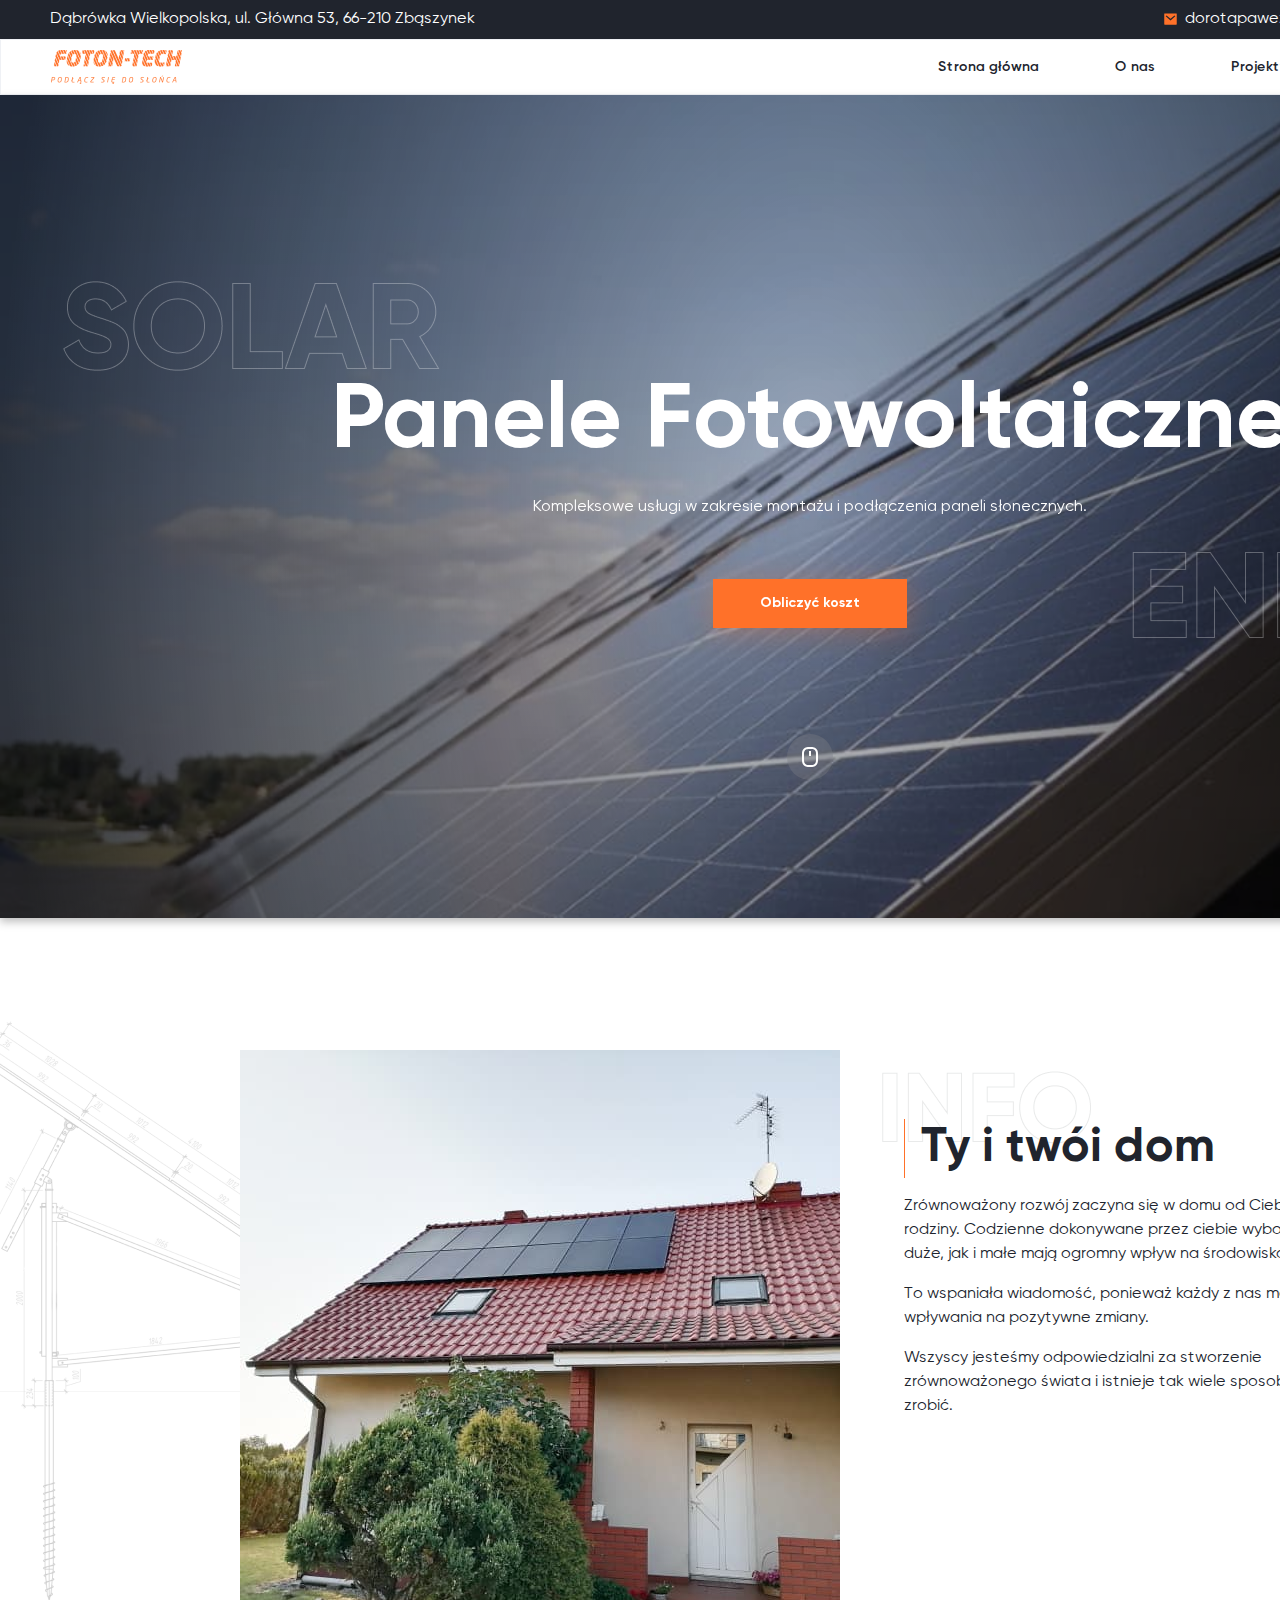
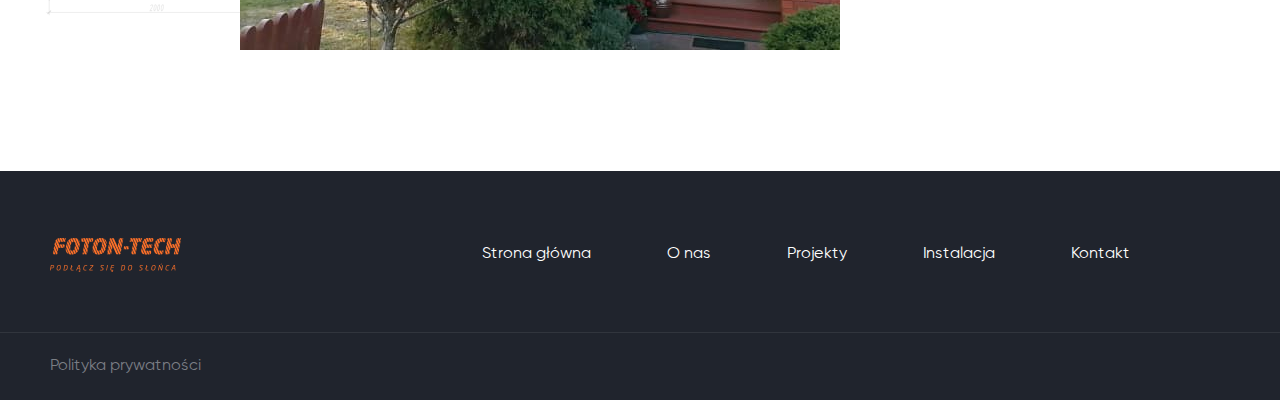
<file: index.html>
<!DOCTYPE html>
<html lang="pl">
<head>
	<meta charset="UTF-8">
	<meta http-equiv="X-UA-Compatible" content="IE=edge">
	<meta name="viewport" content="width=device-width, initial-scale=1.0">
	<link rel="shortcut icon" href="./img/icon/favicon.png" type="image/x-icon">
	<link rel="stylesheet" href="./fonts/Gilroy/Gilroy.css">
	<link rel="stylesheet" href="./css/style.css">
	<title>Foton-tech</title>
</head>
<body>
	<header class="header">
		<div class="header-inner">
			<a href="#" class="logo">
				<img src="./img/logo.png" alt="logo foton-tech" style="width: 131px; height: 34px;">
			</a>
			<nav class="nav header-nav">
				<ul class="nav-list">
					<li class="nav-item">
						<a href="./index.html" class="nav-link">
							Strona główna
						</a>
					</li>
					<li class="nav-item">
						<a href="./onas.html" class="nav-link">
							O nas
						</a>
					</li>
					<li class="nav-item">
						<a href="./projekty.html" class="nav-link">
							Projekty
						</a>
					</li>
					<li class="nav-item">
						<a href="./instalacja.html" class="nav-link">
							Instalacja
						</a>
					</li>
					<li class="nav-item">
						<a href="./kontakt.html" class="nav-link">
							Kontakt
						</a>
					</li>
				</ul>
			</nav>
		</div>
		<div class="header-contacts contacts">
			<address class="header-adress">
				Dąbrówka Wielkopolska, ul. Główna 53, 66-210 Zbąszynek
			</address>
			<div class="contacts-inner">
				<a href="mailto:dorotapawezka@gmail.com" class="contacts-item">dorotapawezka@gmail.com</a>
				<a href="tel:+48695716531" class="contacts-item">+48695716531</a>
			</div>
		</div>
	</header>
	<main>
		<section class="intro">
			<div class="container intro-inner">
				<h1 class="intro-title main-title">Panele Fotowoltaiczne</h1>
				<p class="intro-text">Kompleksowe usługi w zakresie montażu i podłączenia paneli słonecznych.</p>
				<div class="tocenter">
					<button class="btn btn--primary" data-showmodalid="calculate-the-cost">Obliczyć koszt</button>
				</div>
			</div>
		</section>
		<section class="desc">
			<div class="container desc-inner">
				<div class="desc-photo">
					<img src="./img/house_with_panels1.jpg" alt="photo house with panels">
				</div>
				<div class="desc-content">
					<h2 class="desc-title section-title">Ty i twói dom</h2>
					<p class="desc-text">Zrównoważony rozwój zaczyna się w domu od Ciebie i Twojej rodziny. Codzienne dokonywane przez ciebie wybory - zarówno duże, jak i małe mają ogromny wpływ na środowisko.</p>
					<p class="desc-text">To wspaniała wiadomość, ponieważ każdy z nas ma moc wpływania na pozytywne zmiany.</p>
					<p class="desc-text">Wszyscy jesteśmy odpowiedzialni za stworzenie zrównoważonego świata i istnieje tak wiele sposobów, aby to zrobić.</p>
				</div>
			</div>
		</section>
	</main>
	<footer class="footer">
		<div class="footer-inner">
			<a href="#" class="logo">
				<img src="./img/logo.png" alt="logo foton-tech" style="width: 131px; height: 34px;">
			</a>
			<nav class="nav footer-nav">
				<ul class="nav-list">
					<li class="nav-item">
						<a href="./index.html" class="nav-link">
							Strona główna
						</a>
					</li>
					<li class="nav-item">
						<a href="./onas.html" class="nav-link">
							O nas
						</a>
					</li>
					<li class="nav-item">
						<a href="./projekty.html" class="nav-link">
							Projekty
						</a>
					</li>
					<li class="nav-item">
						<a href="./instalacja.html" class="nav-link">
							Instalacja
						</a>
					</li>
					<li class="nav-item">
						<a href="./kontakt.html" class="nav-link">
							Kontakt
						</a>
					</li>
				</ul>
			</nav>
			<button class="btn footer-btn" data-showmodalid="call-back-me">Oddzwoń</button>
		</div>
		<div class="footer-copyright">
			<span>Polityka prywatności</span>
			<span>Ochrona danych osobowych</span>
		</div>
	</footer>

	<!-- Modal windows -->
	<div class="mask hiden"></div>

	<div class="modal calculate-the-cost hiden" id="calculate-the-cost">
		<button class="modal-close">
			<svg width="14" height="14" viewBox="0 0 14 14" xmlns="http://www.w3.org/2000/svg">
				<path d="M6.99999 5.58599L11.95 0.635986L13.364 2.04999L8.41399 6.99999L13.364 11.95L11.95 13.364L6.99999 8.41399L2.04999 13.364L0.635986 11.95L5.58599 6.99999L0.635986 2.04999L2.04999 0.635986L6.99999 5.58599Z"/>
			</svg>
		</button>
		<h2 class="modal-title section-title">Obliczyć koszt</h2>
		<p class="modal-text">Wprowadź swoje dane, aby obliczyć przybliżony koszt paneli słonecznych.</p>
		<form class="modal-form" action="#">
			<div class="scroll-wraper">
				<span class="scroll-desc">
					Roczne zużycie energii elektrycznej
					<div class="info">
						<svg class="info-icon" width="10" height="10" viewBox="0 0 10 10" xmlns="http://www.w3.org/2000/svg">
							<path d="M5 10C2.2385 10 0 7.7615 0 5C0 2.2385 2.2385 0 5 0C7.7615 0 10 2.2385 10 5C10 7.7615 7.7615 10 5 10ZM4.5 4.5V7.5H5.5V4.5H4.5ZM4.5 2.5V3.5H5.5V2.5H4.5Z"/>
						</svg>
						<div class="info-window">
							<p class="info-text">
								Istnieją trzy główne typy paneli słonecznych: monokrystaliczne krzemowe panele słoneczne, polikrystaliczne krzemowe panele słoneczne i cienkowarstwowe ogniwa słoneczne. Istnieją trzy główne typy paneli słonecznych: monokrystaliczne krzemowe panele.
							</p>
						</div>
					</div>
				</span>
				<span class="scroll-val">
					42 200 kWh
				</span>
				<div class="scroll">
					<div class="scroll-line">
						<button class="scroll-btn"></button>
					</div>
				</div>
			</div>
			<div class="select-wraper">
				<label for="select1" class="select-desc">
					Strona świata
				</label>
				<select name="" id="select1" class="select">
					<option value="Wybierz z listy">Wybierz z listy</option>
				</select>
			</div>
			<div class="select-wraper">
				<label for="select2" class="select-desc">
					Materiał dachu
				</label>
				<select name="" id="select2" class="select">
					<option value="Wybierz z listy">Wybierz z listy</option>
					<option value="Południowy">Południowy</option>
					<option value="Wschodni">Wschodni</option>
					<option value="Zachodni">Zachodni</option>
				</select>
			</div>
			<div class="tocenter">
				<button type="submit" class="btn btn--primary" data-showmodalid="your-questions">Obliczyć</button>
			</div>
		</form>
	</div>
	<div class="modal your-questions hiden" id="your-questions">
		<button class="modal-close">
			<svg width="14" height="14" viewBox="0 0 14 14" xmlns="http://www.w3.org/2000/svg">
				<path d="M6.99999 5.58599L11.95 0.635986L13.364 2.04999L8.41399 6.99999L13.364 11.95L11.95 13.364L6.99999 8.41399L2.04999 13.364L0.635986 11.95L5.58599 6.99999L0.635986 2.04999L2.04999 0.635986L6.99999 5.58599Z"/>
			</svg>
		</button>
		<div class="modal-header">
			<div class="modal-price">
				<span class="modal-price-desc">
					Przybliżony koszt:
				</span>
				<span class="modal-price-val">
					40 000 zł
				</span>
			</div>
			<button class="btn btn--secondary" data-showmodalid="gratitude">Przeliczyć</button>
		</div>
		<h2 class="modal-title section-title">Jakieś pytania?</h2>
		<p class="modal-text">Zostaw swoje dane, a nasz menedżer skontaktuje się z Tobą, aby odpowiedzieć na Twoje pytania</p>
		<form action="#" class="modal-form">
			<div class="input-wraper">
				<label for="input1" class="input-desc">Twoje imię</label>
				<input type="text" id="input-name" placeholder="Wprowadź swoje imię" class="input">
			</div>
			<div class="input-wraper">
				<label for="input2" class="input-desc">E-mail</label>
				<input type="text" id="input-email" placeholder="Wprowadź mail" class="input">
			</div>
			<div class="input-wraper">
				<label for="input3" class="input-desc">Telefon</label>
				<input type="text" id="input-phone" placeholder="Wprowadź telefon" class="input">
			</div>
			<div class="input-wraper">
				<button type="submit" class="btn btn--primary" data-showmodalid="gratitude">Wysłać prośbę</button>
			</div>
		</form>
	</div>
	<div class="modal gratitude hiden" id="gratitude">
		<button class="modal-close">
			<svg width="14" height="14" viewBox="0 0 14 14" xmlns="http://www.w3.org/2000/svg">
				<path d="M6.99999 5.58599L11.95 0.635986L13.364 2.04999L8.41399 6.99999L13.364 11.95L11.95 13.364L6.99999 8.41399L2.04999 13.364L0.635986 11.95L5.58599 6.99999L0.635986 2.04999L2.04999 0.635986L6.99999 5.58599Z"/>
			</svg>
		</button>
		<h2 class="modal-title section-title">Dziękuję za twoją prośbę</h2>
		<span class="modal-text">Nasz menedżer wkrótce się z Tobą skontaktuje</span>
		<div class="tocenter">
			<button class="btn btn--secondary">Ok</button>
		</div>
	</div>
	<div class="modal call-back-me hiden" id="call-back-me">
		<button class="modal-close">
			<svg width="14" height="14" viewBox="0 0 14 14" xmlns="http://www.w3.org/2000/svg">
				<path d="M6.99999 5.58599L11.95 0.635986L13.364 2.04999L8.41399 6.99999L13.364 11.95L11.95 13.364L6.99999 8.41399L2.04999 13.364L0.635986 11.95L5.58599 6.99999L0.635986 2.04999L2.04999 0.635986L6.99999 5.58599Z"/>
			</svg>
		</button>
		<h2 class="modal-title section-title">Oddzwoń</h2>
		<p class="modal-text">Zostaw swoje dane, a nasz menedżer skontaktuje się z Tobą, aby odpowiedzieć na Twoje pytania.</p>
		<form action="#" class="modal-form">
			<div class="input-wraper">
				<label for="input1" class="input-desc">Twoje imię</label>
				<input type="text" id="input-name-2" placeholder="Wprowadź swoje imię" class="input">
			</div>
			<div class="input-wraper">
				<label for="input3" class="input-desc">Telefon</label>
				<input type="text" id="input3" placeholder="Wprowadź telefon" class="input">
			</div>
			<button type="submit" class="btn btn--primary" data-showmodalid="gratitude">Zadzwoń</button>
		</form>
	</div>

	<!-- JS -->
	<script src="./js/main.js"></script>
</body>
</html>
</file>
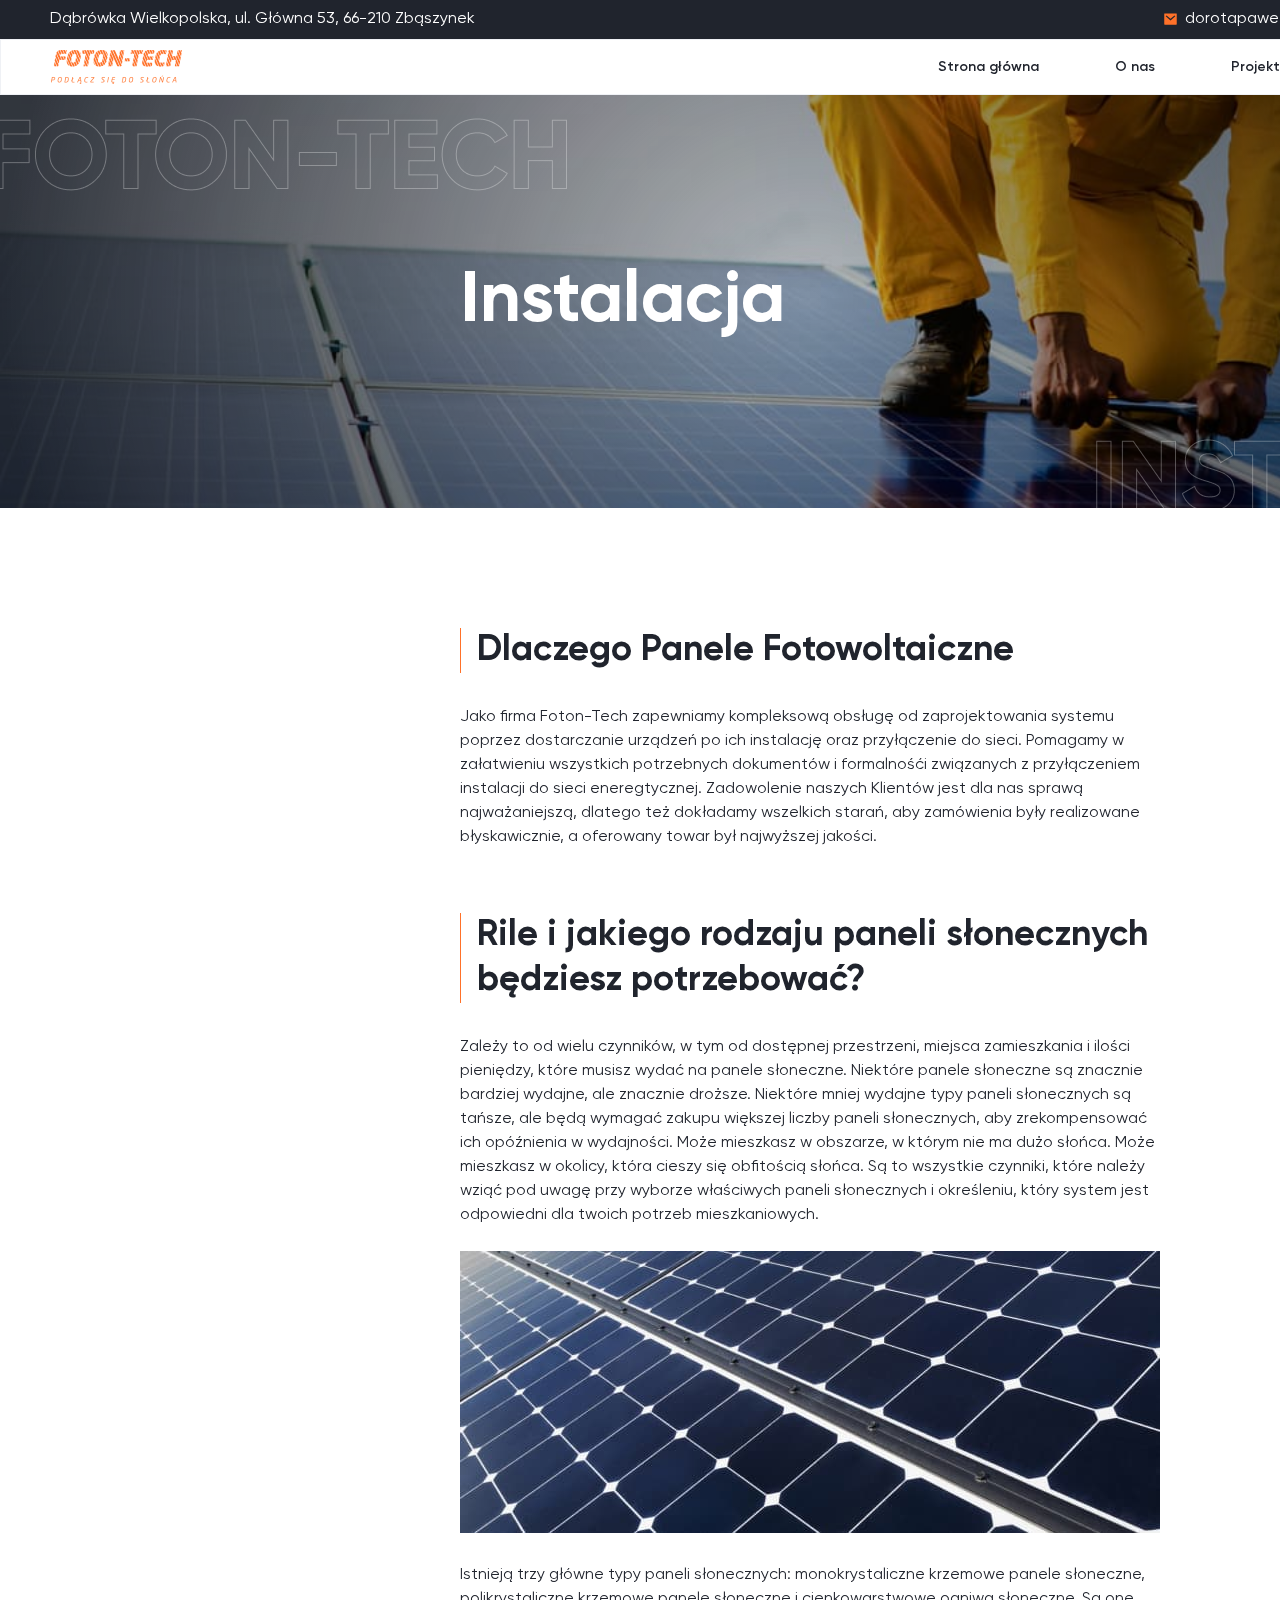
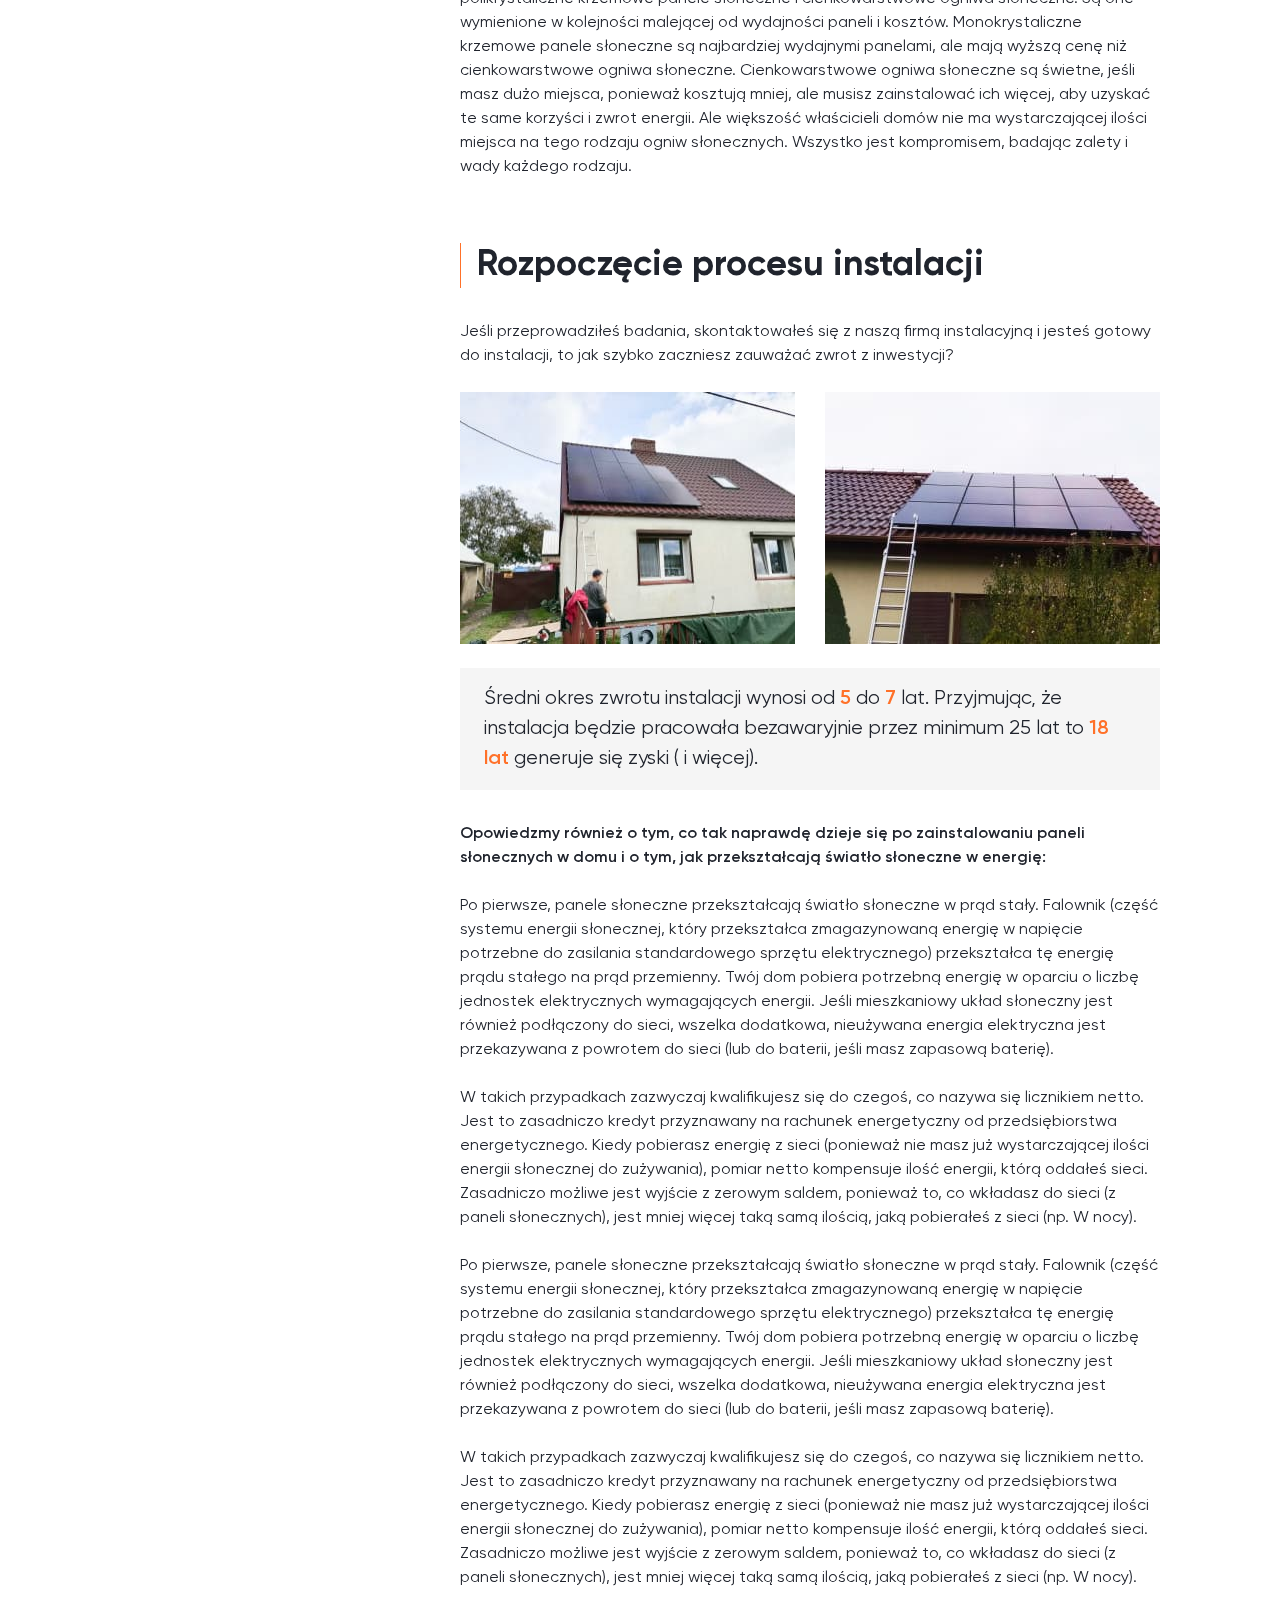
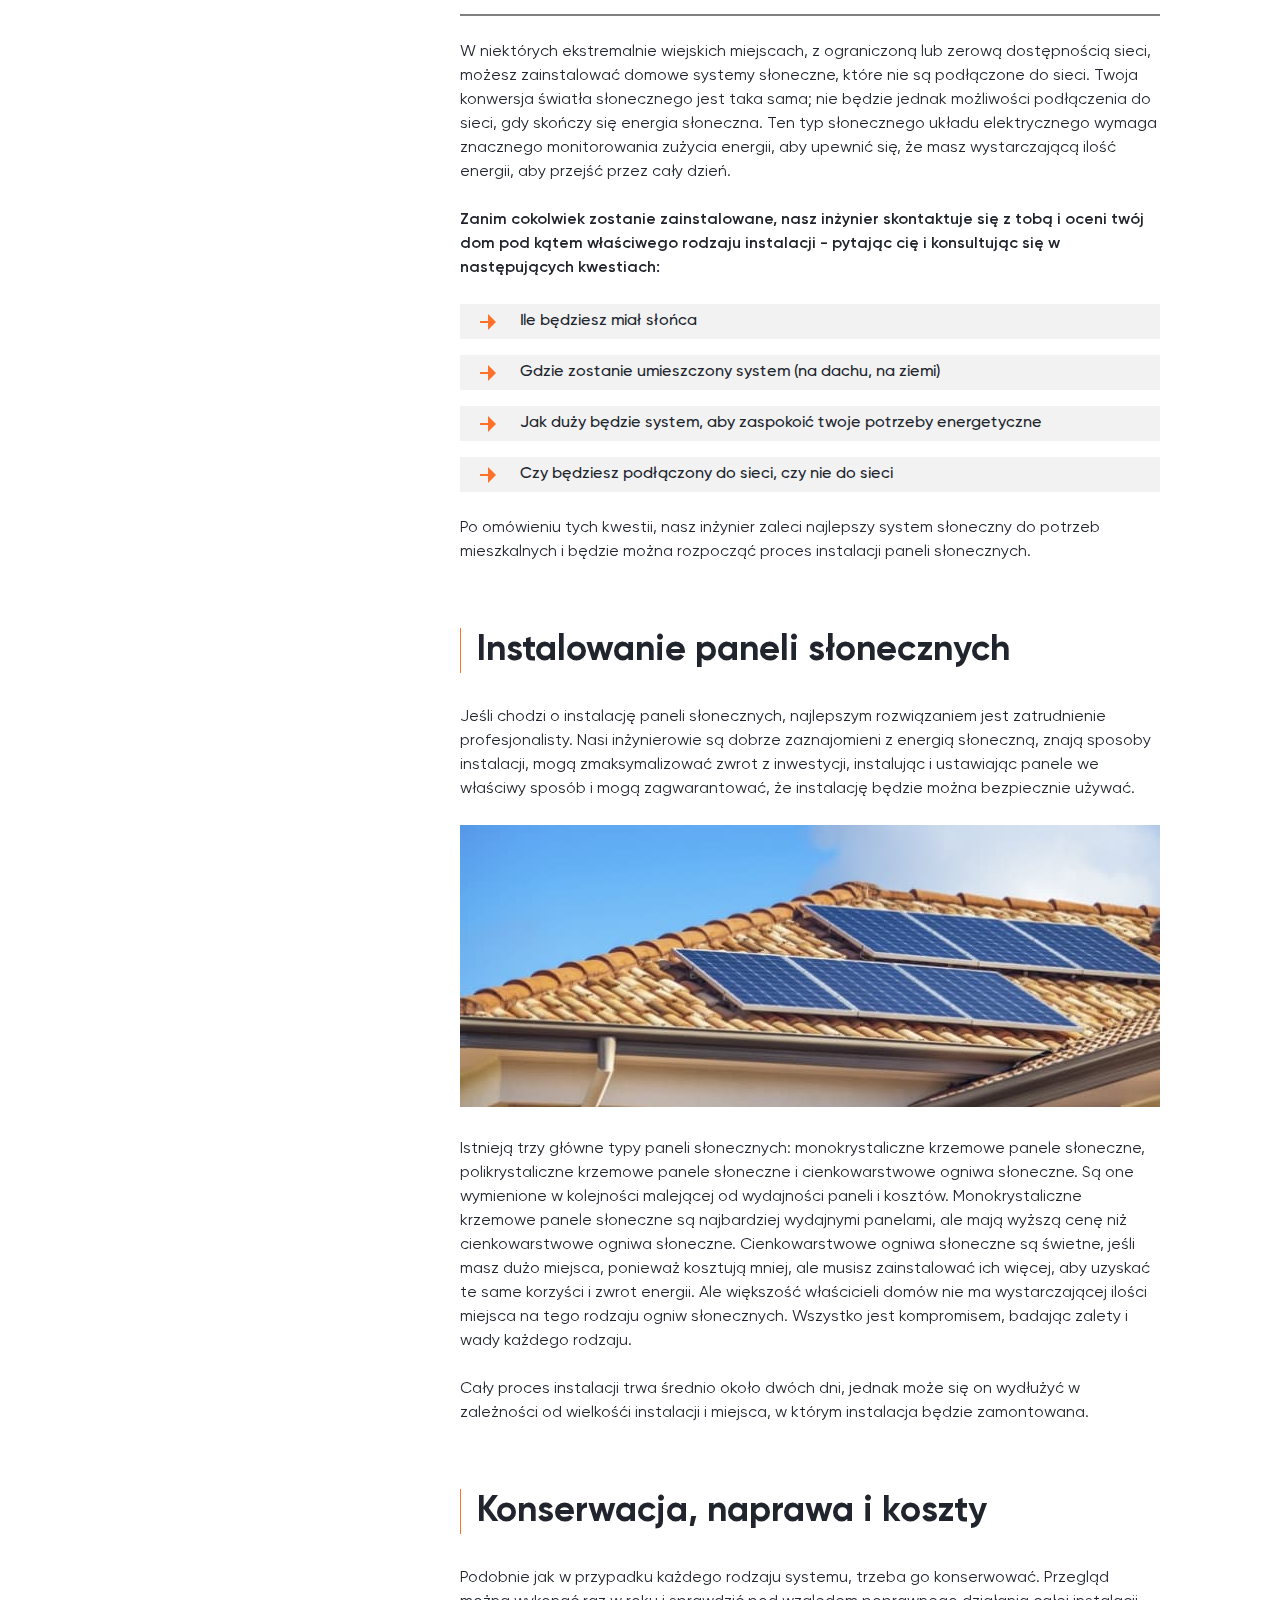
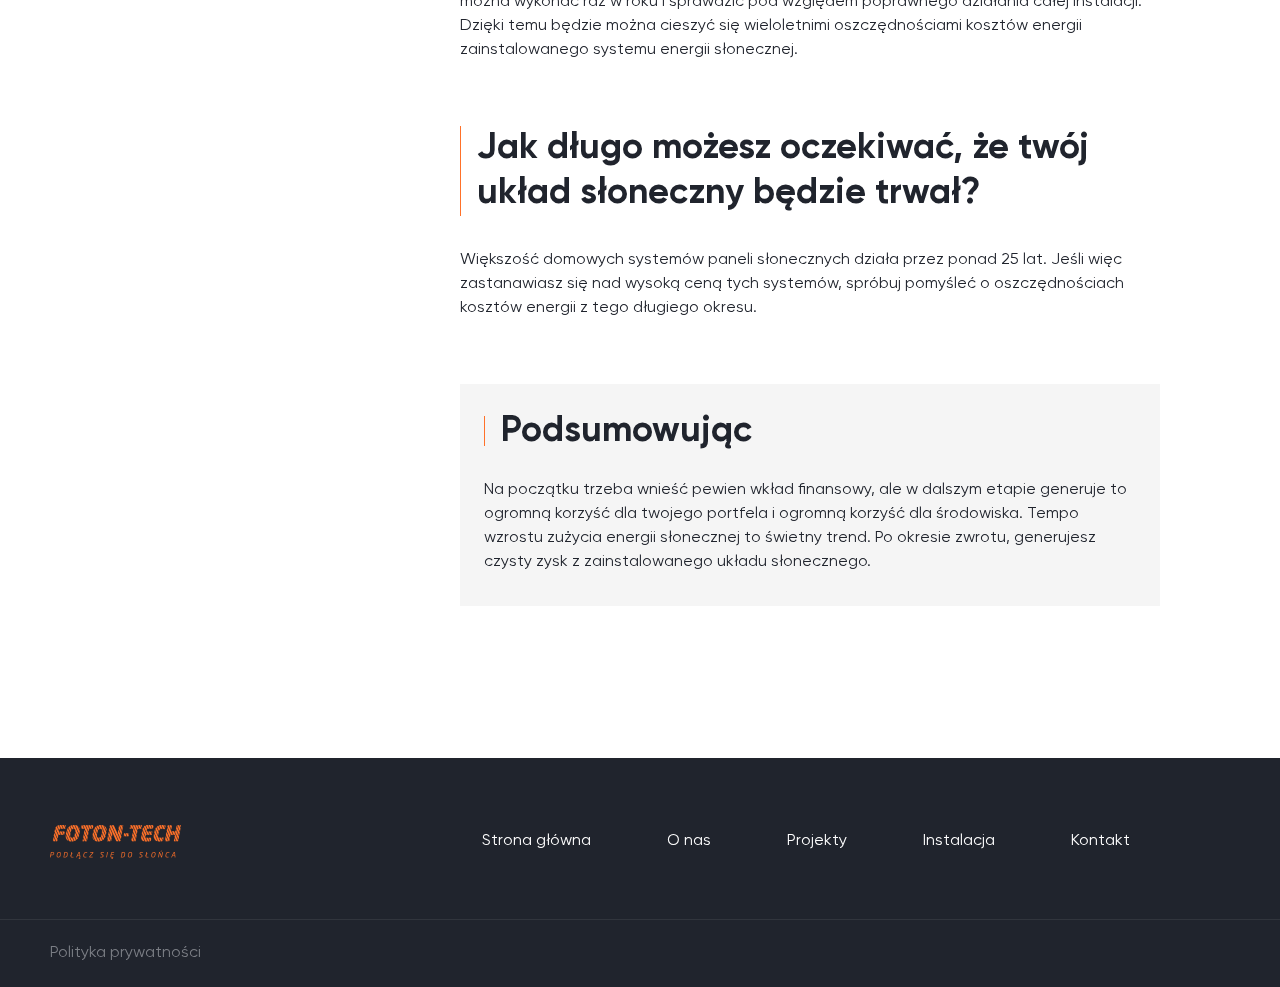
<file: instalacja.html>
<!DOCTYPE html>
<html lang="en">
<head>
  <meta charset="UTF-8">
  <meta http-equiv="X-UA-Compatible" content="IE=edge">
	<link rel="shortcut icon" href="./img/icon/favicon.png" type="image/x-icon">
	<link rel="stylesheet" href="./fonts/Gilroy/Gilroy.css">
	<link rel="stylesheet" href="./css/style.css">
  <title>Instalacja</title>
</head>
<body>
  <header class="header">
		<div class="header-inner">
			<a href="#" class="logo">
				<img src="./img/logo.png" alt="logo foton-tech" style="width: 131px; height: 34px;">
			</a>
			<nav class="nav header-nav">
				<ul class="nav-list">
					<li class="nav-item">
						<a href="./index.html" class="nav-link">
							Strona główna
						</a>
					</li>
					<li class="nav-item">
						<a href="./onas.html" class="nav-link">
							O nas
						</a>
					</li>
					<li class="nav-item">
						<a href="./projekty.html" class="nav-link">
							Projekty
						</a>
					</li>
					<li class="nav-item">
						<a href="./instalacja.html" class="nav-link">
							Instalacja
						</a>
					</li>
					<li class="nav-item">
						<a href="./kontakt.html" class="nav-link">
							Kontakt
						</a>
					</li>
				</ul>
			</nav>
		</div>
		<div class="header-contacts contacts">
			<address class="header-adress">
				Dąbrówka Wielkopolska, ul. Główna 53, 66-210 Zbąszynek
			</address>
			<div class="contacts-inner">
				<a href="mailto:dorotapawezka@gmail.com" class="contacts-item">dorotapawezka@gmail.com</a>
				<a href="tel:+48695716531" class="contacts-item">+48695716531</a>
			</div>
		</div>
	</header>
  <main>
    <section class="installation">
			<div class="container">
				<h1 class="section-title installation-title">Instalacja</h1>
			</div>
    </section>
    <section class="installation-content container">
      <div class="installation-item">
        <h2 class="section-title item-title">Dlaczego Panele Fotowoltaiczne</h2>
        <p class="installation-text">Jako firma Foton-Tech zapewniamy kompleksową obsługę od zaprojektowania systemu poprzez dostarczanie urządzeń po ich instalację oraz przyłączenie do sieci. Pomagamy w załatwieniu wszystkich potrzebnych dokumentów i formalnośći związanych z przyłączeniem instalacji do sieci eneregtycznej. Zadowolenie naszych Klientów jest dla nas sprawą najważaniejszą, dlatego też dokładamy wszelkich starań, aby zamówienia były realizowane błyskawicznie, a oferowany towar był najwyższej jakości.</p>
      </div>
      <div class="installation-item">
        <h2 class="section-title item-title">Rile i jakiego rodzaju paneli słonecznych będziesz potrzebować?</h2>
        <p class="installation-text">Zależy to od wielu czynników, w tym od dostępnej przestrzeni, miejsca zamieszkania i ilości pieniędzy, które musisz wydać na panele słoneczne. Niektóre panele słoneczne są znacznie bardziej wydajne, ale znacznie droższe. Niektóre mniej wydajne typy paneli słonecznych są tańsze, ale będą wymagać zakupu większej liczby paneli słonecznych, aby zrekompensować ich opóźnienia w wydajności. Może mieszkasz w obszarze, w którym nie ma dużo słońca. Może mieszkasz w okolicy, która cieszy się obfitością słońca. Są to wszystkie czynniki, które należy wziąć pod uwagę przy wyborze właściwych paneli słonecznych i określeniu, który system jest odpowiedni dla twoich potrzeb mieszkaniowych.</p>
        <div>
          <img src="./img/solar_panel1.jpg" alt="Photo solar panels">
        </div>
        <p class="installation-text">Istnieją trzy główne typy paneli słonecznych: monokrystaliczne krzemowe panele słoneczne, polikrystaliczne krzemowe panele słoneczne i cienkowarstwowe ogniwa słoneczne. Są one wymienione w kolejności malejącej od wydajności paneli i kosztów. Monokrystaliczne krzemowe panele słoneczne są najbardziej wydajnymi panelami, ale mają wyższą cenę niż cienkowarstwowe ogniwa słoneczne. Cienkowarstwowe ogniwa słoneczne są świetne, jeśli masz dużo miejsca, ponieważ kosztują mniej, ale musisz zainstalować ich więcej, aby uzyskać te same korzyści i zwrot energii. Ale większość właścicieli domów nie ma wystarczającej ilości miejsca na tego rodzaju ogniw słonecznych. Wszystko jest kompromisem, badając zalety i wady każdego rodzaju.</p>
      </div>
      <div class="installation-item">
        <h2 class="section-title item-title">Rozpoczęcie procesu instalacji</h2>
        <p class="installation-text">Jeśli przeprowadziłeś badania, skontaktowałeś się z naszą firmą instalacyjną i jesteś gotowy do instalacji, to jak szybko zaczniesz zauważać zwrot z inwestycji?</p>
        <div class="installation-img">
          <img src="./img/house_with_panels4.jpg" alt="Photo solar panels">
          <img src="./img/house_with_panels5.jpg" alt="Photo solar panels">
        </div>
        <div>
          <!-- This block should be gray -->
          <p class="installation-text hint">Średni okres zwrotu instalacji wynosi od <span>5</span> do <span>7</span> lat. Przyjmując, że instalacja będzie pracowała bezawaryjnie przez minimum 25 lat to <span>18 lat</span> generuje się zyski ( i więcej).</p>
        </div>
        <h3 class="item-subtitle">Opowiedzmy również o tym, co tak naprawdę dzieje się po zainstalowaniu paneli słonecznych w domu i o tym, jak przekształcają światło słoneczne w energię:</h3>
        <p class="installation-text">Po pierwsze, panele słoneczne przekształcają światło słoneczne w prąd stały. Falownik (część systemu energii słonecznej, który przekształca zmagazynowaną energię w napięcie potrzebne do zasilania standardowego sprzętu elektrycznego) przekształca tę energię prądu stałego na prąd przemienny. Twój dom pobiera potrzebną energię w oparciu o liczbę jednostek elektrycznych wymagających energii. Jeśli mieszkaniowy układ słoneczny jest również podłączony do sieci, wszelka dodatkowa, nieużywana energia elektryczna jest przekazywana z powrotem do sieci (lub do baterii, jeśli masz zapasową baterię).</p>
        <p class="installation-text">W takich przypadkach zazwyczaj kwalifikujesz się do czegoś, co nazywa się licznikiem netto. Jest to zasadniczo kredyt przyznawany na rachunek energetyczny od przedsiębiorstwa energetycznego. Kiedy pobierasz energię z sieci (ponieważ nie masz już wystarczającej ilości energii słonecznej do zużywania), pomiar netto kompensuje ilość energii, którą oddałeś sieci. Zasadniczo możliwe jest wyjście z zerowym saldem, ponieważ to, co wkładasz do sieci (z paneli słonecznych), jest mniej więcej taką samą ilością, jaką pobierałeś z sieci (np. W nocy).</p>
        <p class="installation-text">Po pierwsze, panele słoneczne przekształcają światło słoneczne w prąd stały. Falownik (część systemu energii słonecznej, który przekształca zmagazynowaną energię w napięcie potrzebne do zasilania standardowego sprzętu elektrycznego) przekształca tę energię prądu stałego na prąd przemienny. Twój dom pobiera potrzebną energię w oparciu o liczbę jednostek elektrycznych wymagających energii. Jeśli mieszkaniowy układ słoneczny jest również podłączony do sieci, wszelka dodatkowa, nieużywana energia elektryczna jest przekazywana z powrotem do sieci (lub do baterii, jeśli masz zapasową baterię).</p>
        <p class="installation-text">W takich przypadkach zazwyczaj kwalifikujesz się do czegoś, co nazywa się licznikiem netto. Jest to zasadniczo kredyt przyznawany na rachunek energetyczny od przedsiębiorstwa energetycznego. Kiedy pobierasz energię z sieci (ponieważ nie masz już wystarczającej ilości energii słonecznej do zużywania), pomiar netto kompensuje ilość energii, którą oddałeś sieci. Zasadniczo możliwe jest wyjście z zerowym saldem, ponieważ to, co wkładasz do sieci (z paneli słonecznych), jest mniej więcej taką samą ilością, jaką pobierałeś z sieci (np. W nocy).</p>
        <hr noshade>
        <p class="installation-text">W niektórych ekstremalnie wiejskich miejscach, z ograniczoną lub zerową dostępnością sieci, możesz zainstalować domowe systemy słoneczne, które nie są podłączone do sieci. Twoja konwersja światła słonecznego jest taka sama; nie będzie jednak możliwości podłączenia do sieci, gdy skończy się energia słoneczna. Ten typ słonecznego układu elektrycznego wymaga znacznego monitorowania zużycia energii, aby upewnić się, że masz wystarczającą ilość energii, aby przejść przez cały dzień.</p>
        <h3 class="item-subtitle">Zanim cokolwiek zostanie zainstalowane, nasz inżynier skontaktuje się z tobą i oceni twój dom pod kątem właściwego rodzaju instalacji - pytając cię i konsultując się w następujących kwestiach:</h3>
        <ul class="list">
          <li class="list-item">Ile będziesz miał słońca</li>
          <li class="list-item">Gdzie zostanie umieszczony system (na dachu, na ziemi)</li>
          <li class="list-item">Jak duży będzie system, aby zaspokoić twoje potrzeby energetyczne</li>
          <li class="list-item">Czy będziesz podłączony do sieci, czy nie do sieci</li>
        </ul>
        <p class="installation-text">Po omówieniu tych kwestii, nasz inżynier zaleci najlepszy system słoneczny do potrzeb mieszkalnych i będzie można rozpocząć proces instalacji paneli słonecznych.</p>
      </div>
      <div class="installation-item">
        <h2 class="section-title item-title">Instalowanie paneli słonecznych</h2>
        <p class="installation-text">Jeśli chodzi o instalację paneli słonecznych, najlepszym rozwiązaniem jest zatrudnienie profesjonalisty. Nasi inżynierowie są dobrze zaznajomieni z energią słoneczną, znają sposoby instalacji, mogą zmaksymalizować zwrot z inwestycji, instalując i ustawiając panele we właściwy sposób i mogą zagwarantować, że instalację będzie można bezpiecznie używać.</p>
        <div>
          <img src="./img/house_with_panels6.jpg" alt="Photo solar panels">
        </div>
        <p class="installation-text">Istnieją trzy główne typy paneli słonecznych: monokrystaliczne krzemowe panele słoneczne, polikrystaliczne krzemowe panele słoneczne i cienkowarstwowe ogniwa słoneczne. Są one wymienione w kolejności malejącej od wydajności paneli i kosztów. Monokrystaliczne krzemowe panele słoneczne są najbardziej wydajnymi panelami, ale mają wyższą cenę niż cienkowarstwowe ogniwa słoneczne. Cienkowarstwowe ogniwa słoneczne są świetne, jeśli masz dużo miejsca, ponieważ kosztują mniej, ale musisz zainstalować ich więcej, aby uzyskać te same korzyści i zwrot energii. Ale większość właścicieli domów nie ma wystarczającej ilości miejsca na tego rodzaju ogniw słonecznych. Wszystko jest kompromisem, badając zalety i wady każdego rodzaju.</p>
        <p class="installation-text">Cały proces instalacji trwa średnio około dwóch dni, jednak może się on wydłużyć w zależności od wielkośći instalacji i miejsca, w którym instalacja będzie zamontowana.</p>
      </div>
      <div class="installation-item">
        <h2 class="section-title item-title">Konserwacja, naprawa i koszty</h2>
        <p class="installation-text">Podobnie jak w przypadku każdego rodzaju systemu, trzeba go konserwować. Przegląd można wykonać raz w roku i sprawdzić pod względem poprawnego działania całej instalacji. Dzięki temu będzie można cieszyć się wieloletnimi oszczędnościami kosztów energii zainstalowanego systemu energii słonecznej.</p>
      </div>
      <div class="installation-item">
        <h2 class="section-title item-title">Jak długo możesz oczekiwać, że twój układ słoneczny będzie trwał?</h2>
        <p class="installation-text">Większość domowych systemów paneli słonecznych działa przez ponad 25 lat. Jeśli więc zastanawiasz się nad wysoką ceną tych systemów, spróbuj pomyśleć o oszczędnościach kosztów energii z tego długiego okresu.</p>
      </div>
      <div class="installation-item hint hint--block">
        <h2 class="section-title item-title">Podsumowując</h2>
        <p class="installation-text">Na początku trzeba wnieść pewien wkład finansowy, ale w dalszym etapie generuje to ogromną korzyść dla twojego portfela i ogromną korzyść dla środowiska. Tempo wzrostu zużycia energii słonecznej to świetny trend. Po okresie zwrotu, generujesz czysty zysk z zainstalowanego układu słonecznego.</p>
      </div>
    </section>
  </main>
	<footer class="footer">
		<div class="footer-inner">
			<a href="#" class="logo">
				<img src="./img/logo.png" alt="logo foton-tech" style="width: 131px; height: 34px;">
			</a>
			<nav class="nav footer-nav">
				<ul class="nav-list">
					<li class="nav-item">
						<a href="./index.html" class="nav-link">
							Strona główna
						</a>
					</li>
					<li class="nav-item">
						<a href="./onas.html" class="nav-link">
							O nas
						</a>
					</li>
					<li class="nav-item">
						<a href="./projekty.html" class="nav-link">
							Projekty
						</a>
					</li>
					<li class="nav-item">
						<a href="./instalacja.html" class="nav-link">
							Instalacja
						</a>
					</li>
					<li class="nav-item">
						<a href="./kontakt.html" class="nav-link">
							Kontakt
						</a>
					</li>
				</ul>
			</nav>
			<button class="btn footer-btn" data-showmodalid="call-back-me">Oddzwoń</button>
		</div>
		<div class="footer-copyright">
			<span>Polityka prywatności</span>
			<span>Ochrona danych osobowych</span>
		</div>
	</footer>

	<!-- Modal windows -->
	<div class="mask hiden"></div>

	<div class="modal calculate-the-cost hiden" id="calculate-the-cost">
		<button class="modal-close">
			<svg width="14" height="14" viewBox="0 0 14 14" xmlns="http://www.w3.org/2000/svg">
				<path d="M6.99999 5.58599L11.95 0.635986L13.364 2.04999L8.41399 6.99999L13.364 11.95L11.95 13.364L6.99999 8.41399L2.04999 13.364L0.635986 11.95L5.58599 6.99999L0.635986 2.04999L2.04999 0.635986L6.99999 5.58599Z"/>
			</svg>
		</button>
		<h2 class="modal-title section-title">Obliczyć koszt</h2>
		<p class="modal-text">Wprowadź swoje dane, aby obliczyć przybliżony koszt paneli słonecznych.</p>
		<form class="modal-form" action="#">
			<div class="scroll-wraper">
				<span class="scroll-desc">
					Roczne zużycie energii elektrycznej
					<div class="info">
						<svg class="info-icon" width="10" height="10" viewBox="0 0 10 10" xmlns="http://www.w3.org/2000/svg">
							<path d="M5 10C2.2385 10 0 7.7615 0 5C0 2.2385 2.2385 0 5 0C7.7615 0 10 2.2385 10 5C10 7.7615 7.7615 10 5 10ZM4.5 4.5V7.5H5.5V4.5H4.5ZM4.5 2.5V3.5H5.5V2.5H4.5Z"/>
						</svg>
						<div class="info-window">
							<p class="info-text">
								Istnieją trzy główne typy paneli słonecznych: monokrystaliczne krzemowe panele słoneczne, polikrystaliczne krzemowe panele słoneczne i cienkowarstwowe ogniwa słoneczne. Istnieją trzy główne typy paneli słonecznych: monokrystaliczne krzemowe panele.
							</p>
						</div>
					</div>
				</span>
				<span class="scroll-val">
					42 200 kWh
				</span>
				<div class="scroll">
					<div class="scroll-line">
						<button class="scroll-btn"></button>
					</div>
				</div>
			</div>
			<div class="select-wraper">
				<label for="select1" class="select-desc">
					Strona świata
				</label>
				<select name="" id="select1" class="select">
					<option value="Wybierz z listy">Wybierz z listy</option>
				</select>
			</div>
			<div class="select-wraper">
				<label for="select2" class="select-desc">
					Materiał dachu
				</label>
				<select name="" id="select2" class="select">
					<option value="Wybierz z listy">Wybierz z listy</option>
					<option value="Południowy">Południowy</option>
					<option value="Wschodni">Wschodni</option>
					<option value="Zachodni">Zachodni</option>
				</select>
			</div>
			<div class="tocenter">
				<button type="submit" class="btn btn--primary" data-showmodalid="your-questions">Obliczyć</button>
			</div>
		</form>
	</div>
	<div class="modal your-questions hiden" id="your-questions">
		<button class="modal-close">
			<svg width="14" height="14" viewBox="0 0 14 14" xmlns="http://www.w3.org/2000/svg">
				<path d="M6.99999 5.58599L11.95 0.635986L13.364 2.04999L8.41399 6.99999L13.364 11.95L11.95 13.364L6.99999 8.41399L2.04999 13.364L0.635986 11.95L5.58599 6.99999L0.635986 2.04999L2.04999 0.635986L6.99999 5.58599Z"/>
			</svg>
		</button>
		<div class="modal-header">
			<div class="modal-price">
				<span class="modal-price-desc">
					Przybliżony koszt:
				</span>
				<span class="modal-price-val">
					40 000 zł
				</span>
			</div>
			<button class="btn btn--secondary" data-showmodalid="gratitude">Przeliczyć</button>
		</div>
		<h2 class="modal-title section-title">Jakieś pytania?</h2>
		<p class="modal-text">Zostaw swoje dane, a nasz menedżer skontaktuje się z Tobą, aby odpowiedzieć na Twoje pytania</p>
		<form action="#" class="modal-form">
			<div class="input-wraper">
				<label for="input1" class="input-desc">Twoje imię</label>
				<input type="text" id="input-name" placeholder="Wprowadź swoje imię" class="input">
			</div>
			<div class="input-wraper">
				<label for="input2" class="input-desc">E-mail</label>
				<input type="text" id="input-email" placeholder="Wprowadź mail" class="input">
			</div>
			<div class="input-wraper">
				<label for="input3" class="input-desc">Telefon</label>
				<input type="text" id="input-phone" placeholder="Wprowadź telefon" class="input">
			</div>
			<div class="input-wraper">
				<button type="submit" class="btn btn--primary" data-showmodalid="gratitude">Wysłać prośbę</button>
			</div>
		</form>
	</div>
	<div class="modal gratitude hiden" id="gratitude">
		<button class="modal-close">
			<svg width="14" height="14" viewBox="0 0 14 14" xmlns="http://www.w3.org/2000/svg">
				<path d="M6.99999 5.58599L11.95 0.635986L13.364 2.04999L8.41399 6.99999L13.364 11.95L11.95 13.364L6.99999 8.41399L2.04999 13.364L0.635986 11.95L5.58599 6.99999L0.635986 2.04999L2.04999 0.635986L6.99999 5.58599Z"/>
			</svg>
		</button>
		<h2 class="modal-title section-title">Dziękuję za twoją prośbę</h2>
		<span class="modal-text">Nasz menedżer wkrótce się z Tobą skontaktuje</span>
		<div class="tocenter">
			<button class="btn btn--secondary">Ok</button>
		</div>
	</div>
	<div class="modal call-back-me hiden" id="call-back-me">
		<button class="modal-close">
			<svg width="14" height="14" viewBox="0 0 14 14" xmlns="http://www.w3.org/2000/svg">
				<path d="M6.99999 5.58599L11.95 0.635986L13.364 2.04999L8.41399 6.99999L13.364 11.95L11.95 13.364L6.99999 8.41399L2.04999 13.364L0.635986 11.95L5.58599 6.99999L0.635986 2.04999L2.04999 0.635986L6.99999 5.58599Z"/>
			</svg>
		</button>
		<h2 class="modal-title section-title">Oddzwoń</h2>
		<p class="modal-text">Zostaw swoje dane, a nasz menedżer skontaktuje się z Tobą, aby odpowiedzieć na Twoje pytania.</p>
		<form action="#" class="modal-form">
			<div class="input-wraper">
				<label for="input1" class="input-desc">Twoje imię</label>
				<input type="text" id="input-name-2" placeholder="Wprowadź swoje imię" class="input">
			</div>
			<div class="input-wraper">
				<label for="input3" class="input-desc">Telefon</label>
				<input type="text" id="input3" placeholder="Wprowadź telefon" class="input">
			</div>
			<button type="submit" class="btn btn--primary" data-showmodalid="gratitude">Zadzwoń</button>
		</form>
	</div>

	<!-- JS -->
	<script src="./js/main.js"></script>
</body>
</html>
</file>
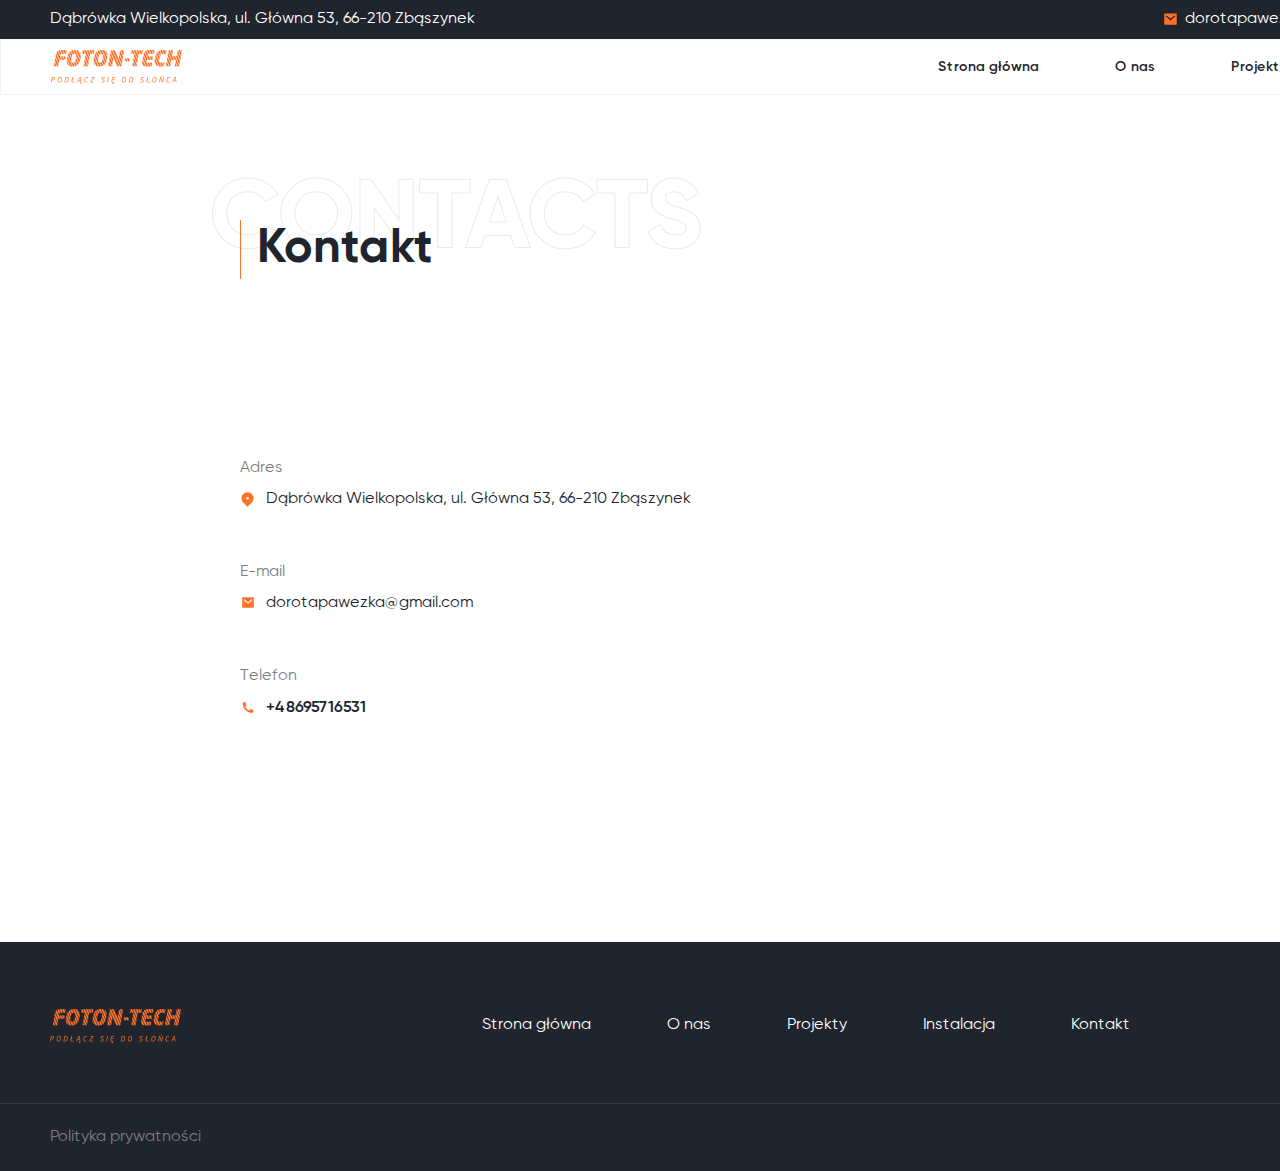
<file: kontakt.html>
<!DOCTYPE html>
<html lang="en">
<head>
  <meta charset="UTF-8">
  <meta http-equiv="X-UA-Compatible" content="IE=edge">
	<link rel="shortcut icon" href="./img/icon/favicon.png" type="image/x-icon">
	<link rel="stylesheet" href="./fonts/Gilroy/Gilroy.css">
	<link rel="stylesheet" href="./css/style.css">
  <title>Kontakt</title>
</head>
<body>
  <header class="header">
		<div class="header-inner">
			<a href="#" class="logo">
				<img src="./img/logo.png" alt="logo foton-tech" style="width: 131px; height: 34px;">
			</a>
			<nav class="nav header-nav">
				<ul class="nav-list">
					<li class="nav-item">
						<a href="./index.html" class="nav-link">
							Strona główna
						</a>
					</li>
					<li class="nav-item">
						<a href="./onas.html" class="nav-link">
							O nas
						</a>
					</li>
					<li class="nav-item">
						<a href="./projekty.html" class="nav-link">
							Projekty
						</a>
					</li>
					<li class="nav-item">
						<a href="./instalacja.html" class="nav-link">
							Instalacja
						</a>
					</li>
					<li class="nav-item">
						<a href="./kontakt.html" class="nav-link">
							Kontakt
						</a>
					</li>
				</ul>
			</nav>
		</div>
		<div class="header-contacts contacts">
			<address class="header-adress">
				Dąbrówka Wielkopolska, ul. Główna 53, 66-210 Zbąszynek
			</address>
			<div class="contacts-inner">
				<a href="mailto:dorotapawezka@gmail.com" class="contacts-item">dorotapawezka@gmail.com</a>
				<a href="tel:+48695716531" class="contacts-item">+48695716531</a>
			</div>
		</div>
	</header>
  <main>
    <section class="contact-us">
      <div class="container">
				<h1 class="contact-us-title section-title">Kontakt</h1>
				<div class="contact-us-inner">
					<div class="contact-us-item">
						<span class="contact-us-desc">Adres</span>
						<address class="contact-us-val address" >Dąbrówka Wielkopolska, ul. Główna 53, 66-210 Zbąszynek</address>
					</div>
					<div class="contact-us-item">
						<span class="contact-us-desc">E-mail</span>
						<a  class="contact-us-val email" href="mailto:dorotapawezka@gmail.com">dorotapawezka@gmail.com</a>
					</div>
					<div class="contact-us-item">
						<span class="contact-us-desc">Telefon</span>
						<a  class="contact-us-val phone" href="tel:+48695716531">+48695716531</a>
					</div>
				</div>
				<div class="map">
					<iframe src="https://www.google.com/maps/embed?pb=!1m14!1m8!1m3!1d10699.559344534402!2d33.3914993!3d47.8998175!3m2!1i1024!2i768!4f13.1!3m3!1m2!1s0x0%3A0x4be7f14e806b28ac!2swebnauts.pro!5e0!3m2!1suk!2sua!4v1634464139369!5m2!1suk!2sua" width="800" height="600" style="border:0;" allowfullscreen="" loading="lazy"></iframe>
				</div>
			</div>
    </section>
  </main>
	<footer class="footer">
		<div class="footer-inner">
			<a href="#" class="logo">
				<img src="./img/logo.png" alt="logo foton-tech" style="width: 131px; height: 34px;">
			</a>
			<nav class="nav footer-nav">
				<ul class="nav-list">
					<li class="nav-item">
						<a href="./index.html" class="nav-link">
							Strona główna
						</a>
					</li>
					<li class="nav-item">
						<a href="./onas.html" class="nav-link">
							O nas
						</a>
					</li>
					<li class="nav-item">
						<a href="./projekty.html" class="nav-link">
							Projekty
						</a>
					</li>
					<li class="nav-item">
						<a href="./instalacja.html" class="nav-link">
							Instalacja
						</a>
					</li>
					<li class="nav-item">
						<a href="./kontakt.html" class="nav-link">
							Kontakt
						</a>
					</li>
				</ul>
			</nav>
			<button class="btn footer-btn" data-showmodalid="call-back-me">Oddzwoń</button>
		</div>
		<div class="footer-copyright">
			<span>Polityka prywatności</span>
			<span>Ochrona danych osobowych</span>
		</div>
	</footer>

	<!-- Modal windows -->
	<div class="mask hiden"></div>

	<div class="modal calculate-the-cost hiden" id="calculate-the-cost">
		<button class="modal-close">
			<svg width="14" height="14" viewBox="0 0 14 14" xmlns="http://www.w3.org/2000/svg">
				<path d="M6.99999 5.58599L11.95 0.635986L13.364 2.04999L8.41399 6.99999L13.364 11.95L11.95 13.364L6.99999 8.41399L2.04999 13.364L0.635986 11.95L5.58599 6.99999L0.635986 2.04999L2.04999 0.635986L6.99999 5.58599Z"/>
			</svg>
		</button>
		<h2 class="modal-title section-title">Obliczyć koszt</h2>
		<p class="modal-text">Wprowadź swoje dane, aby obliczyć przybliżony koszt paneli słonecznych.</p>
		<form class="modal-form" action="#">
			<div class="scroll-wraper">
				<span class="scroll-desc">
					Roczne zużycie energii elektrycznej
					<div class="info">
						<svg class="info-icon" width="10" height="10" viewBox="0 0 10 10" xmlns="http://www.w3.org/2000/svg">
							<path d="M5 10C2.2385 10 0 7.7615 0 5C0 2.2385 2.2385 0 5 0C7.7615 0 10 2.2385 10 5C10 7.7615 7.7615 10 5 10ZM4.5 4.5V7.5H5.5V4.5H4.5ZM4.5 2.5V3.5H5.5V2.5H4.5Z"/>
						</svg>
						<div class="info-window">
							<p class="info-text">
								Istnieją trzy główne typy paneli słonecznych: monokrystaliczne krzemowe panele słoneczne, polikrystaliczne krzemowe panele słoneczne i cienkowarstwowe ogniwa słoneczne. Istnieją trzy główne typy paneli słonecznych: monokrystaliczne krzemowe panele.
							</p>
						</div>
					</div>
				</span>
				<span class="scroll-val">
					42 200 kWh
				</span>
				<div class="scroll">
					<div class="scroll-line">
						<button class="scroll-btn"></button>
					</div>
				</div>
			</div>
			<div class="select-wraper">
				<label for="select1" class="select-desc">
					Strona świata
				</label>
				<select name="" id="select1" class="select">
					<option value="Wybierz z listy">Wybierz z listy</option>
				</select>
			</div>
			<div class="select-wraper">
				<label for="select2" class="select-desc">
					Materiał dachu
				</label>
				<select name="" id="select2" class="select">
					<option value="Wybierz z listy">Wybierz z listy</option>
					<option value="Południowy">Południowy</option>
					<option value="Wschodni">Wschodni</option>
					<option value="Zachodni">Zachodni</option>
				</select>
			</div>
			<div class="tocenter">
				<button type="submit" class="btn btn--primary" data-showmodalid="your-questions">Obliczyć</button>
			</div>
		</form>
	</div>
	<div class="modal your-questions hiden" id="your-questions">
		<button class="modal-close">
			<svg width="14" height="14" viewBox="0 0 14 14" xmlns="http://www.w3.org/2000/svg">
				<path d="M6.99999 5.58599L11.95 0.635986L13.364 2.04999L8.41399 6.99999L13.364 11.95L11.95 13.364L6.99999 8.41399L2.04999 13.364L0.635986 11.95L5.58599 6.99999L0.635986 2.04999L2.04999 0.635986L6.99999 5.58599Z"/>
			</svg>
		</button>
		<div class="modal-header">
			<div class="modal-price">
				<span class="modal-price-desc">
					Przybliżony koszt:
				</span>
				<span class="modal-price-val">
					40 000 zł
				</span>
			</div>
			<button class="btn btn--secondary" data-showmodalid="gratitude">Przeliczyć</button>
		</div>
		<h2 class="modal-title section-title">Jakieś pytania?</h2>
		<p class="modal-text">Zostaw swoje dane, a nasz menedżer skontaktuje się z Tobą, aby odpowiedzieć na Twoje pytania</p>
		<form action="#" class="modal-form">
			<div class="input-wraper">
				<label for="input1" class="input-desc">Twoje imię</label>
				<input type="text" id="input-name" placeholder="Wprowadź swoje imię" class="input">
			</div>
			<div class="input-wraper">
				<label for="input2" class="input-desc">E-mail</label>
				<input type="text" id="input-email" placeholder="Wprowadź mail" class="input">
			</div>
			<div class="input-wraper">
				<label for="input3" class="input-desc">Telefon</label>
				<input type="text" id="input-phone" placeholder="Wprowadź telefon" class="input">
			</div>
			<div class="input-wraper">
				<button type="submit" class="btn btn--primary" data-showmodalid="gratitude">Wysłać prośbę</button>
			</div>
		</form>
	</div>
	<div class="modal gratitude hiden" id="gratitude">
		<button class="modal-close">
			<svg width="14" height="14" viewBox="0 0 14 14" xmlns="http://www.w3.org/2000/svg">
				<path d="M6.99999 5.58599L11.95 0.635986L13.364 2.04999L8.41399 6.99999L13.364 11.95L11.95 13.364L6.99999 8.41399L2.04999 13.364L0.635986 11.95L5.58599 6.99999L0.635986 2.04999L2.04999 0.635986L6.99999 5.58599Z"/>
			</svg>
		</button>
		<h2 class="modal-title section-title">Dziękuję za twoją prośbę</h2>
		<span class="modal-text">Nasz menedżer wkrótce się z Tobą skontaktuje</span>
		<div class="tocenter">
			<button class="btn btn--secondary">Ok</button>
		</div>
	</div>
	<div class="modal call-back-me hiden" id="call-back-me">
		<button class="modal-close">
			<svg width="14" height="14" viewBox="0 0 14 14" xmlns="http://www.w3.org/2000/svg">
				<path d="M6.99999 5.58599L11.95 0.635986L13.364 2.04999L8.41399 6.99999L13.364 11.95L11.95 13.364L6.99999 8.41399L2.04999 13.364L0.635986 11.95L5.58599 6.99999L0.635986 2.04999L2.04999 0.635986L6.99999 5.58599Z"/>
			</svg>
		</button>
		<h2 class="modal-title section-title">Oddzwoń</h2>
		<p class="modal-text">Zostaw swoje dane, a nasz menedżer skontaktuje się z Tobą, aby odpowiedzieć na Twoje pytania.</p>
		<form action="#" class="modal-form">
			<div class="input-wraper">
				<label for="input1" class="input-desc">Twoje imię</label>
				<input type="text" id="input-name-2" placeholder="Wprowadź swoje imię" class="input">
			</div>
			<div class="input-wraper">
				<label for="input3" class="input-desc">Telefon</label>
				<input type="text" id="input3" placeholder="Wprowadź telefon" class="input">
			</div>
			<button type="submit" class="btn btn--primary" data-showmodalid="gratitude">Zadzwoń</button>
		</form>
	</div>

	<!-- JS -->
	<script src="./js/main.js"></script>
</body>
</html>
</file>
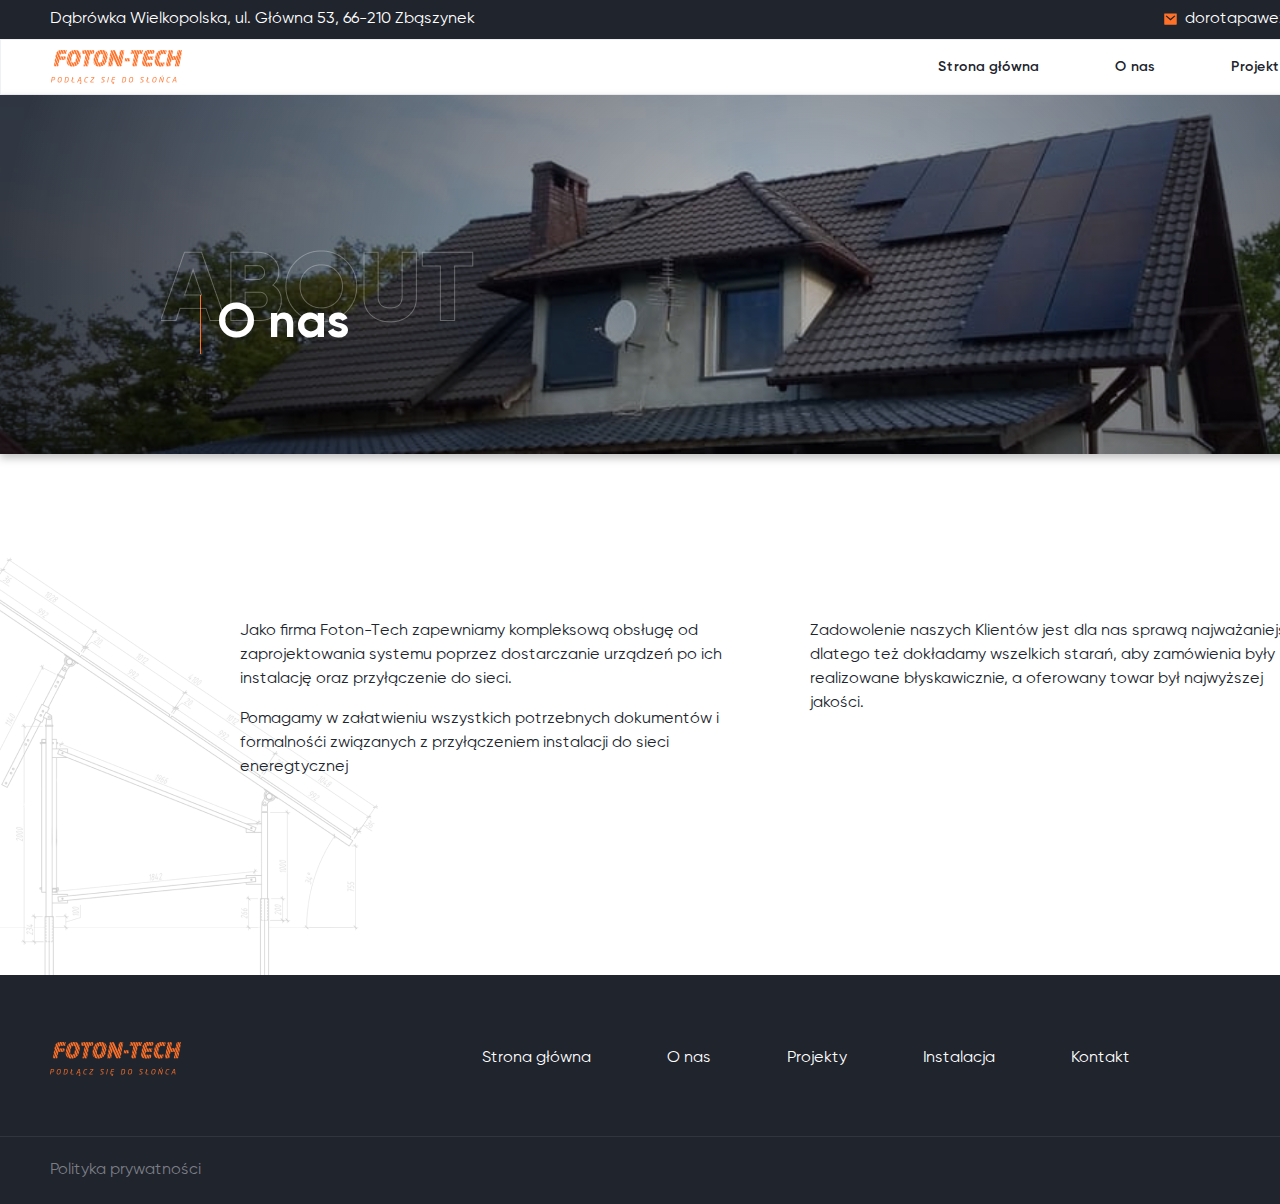
<file: onas.html>
<!DOCTYPE html>
<html lang="en">
<head>
  <meta charset="UTF-8">
  <meta http-equiv="X-UA-Compatible" content="IE=edge">
	<link rel="shortcut icon" href="./img/icon/favicon.png" type="image/x-icon">
	<link rel="stylesheet" href="./fonts/Gilroy/Gilroy.css">
	<link rel="stylesheet" href="./css/style.css">
  <title>O nas</title>
</head>
<body>
  <header class="header">
		<div class="header-inner">
			<a href="#" class="logo">
				<img src="./img/logo.png" alt="logo foton-tech" style="width: 131px; height: 34px;">
			</a>
			<nav class="nav header-nav">
				<ul class="nav-list">
					<li class="nav-item">
						<a href="./index.html" class="nav-link">
							Strona główna
						</a>
					</li>
					<li class="nav-item">
						<a href="./onas.html" class="nav-link">
							O nas
						</a>
					</li>
					<li class="nav-item">
						<a href="./projekty.html" class="nav-link">
							Projekty
						</a>
					</li>
					<li class="nav-item">
						<a href="./instalacja.html" class="nav-link">
							Instalacja
						</a>
					</li>
					<li class="nav-item">
						<a href="./kontakt.html" class="nav-link">
							Kontakt
						</a>
					</li>
				</ul>
			</nav>
		</div>
		<div class="header-contacts contacts">
			<address class="header-adress">
				Dąbrówka Wielkopolska, ul. Główna 53, 66-210 Zbąszynek
			</address>
			<div class="contacts-inner">
				<a href="mailto:dorotapawezka@gmail.com" class="contacts-item">dorotapawezka@gmail.com</a>
				<a href="tel:+48695716531" class="contacts-item">+48695716531</a>
			</div>
		</div>
	</header>
  <main>
    <section class="about">
      <h1 class="about-title section-title">O nas</h1>
    </section>
    <section class="container desc">
      <div class="desc-inner desc-inner--about">
				<div class="desc-content">
					<p>Jako firma Foton-Tech zapewniamy kompleksową obsługę od zaprojektowania systemu poprzez dostarczanie urządzeń po ich instalację oraz przyłączenie do sieci.</p>
					<p>Pomagamy w załatwieniu wszystkich potrzebnych dokumentów i formalnośći związanych z przyłączeniem instalacji do sieci eneregtycznej</p>
				</div>
				<div class="desc-content">
					<p>Zadowolenie naszych Klientów jest dla nas sprawą najważaniejszą, dlatego też dokładamy wszelkich starań, aby zamówienia były realizowane błyskawicznie, a oferowany towar był najwyższej jakości.</p>
				</div>
			</div>
    </section>
  </main>
	<footer class="footer">
		<div class="footer-inner">
			<a href="#" class="logo">
				<img src="./img/logo.png" alt="logo foton-tech" style="width: 131px; height: 34px;">
			</a>
			<nav class="nav footer-nav">
				<ul class="nav-list">
					<li class="nav-item">
						<a href="./index.html" class="nav-link">
							Strona główna
						</a>
					</li>
					<li class="nav-item">
						<a href="./onas.html" class="nav-link">
							O nas
						</a>
					</li>
					<li class="nav-item">
						<a href="./projekty.html" class="nav-link">
							Projekty
						</a>
					</li>
					<li class="nav-item">
						<a href="./instalacja.html" class="nav-link">
							Instalacja
						</a>
					</li>
					<li class="nav-item">
						<a href="./kontakt.html" class="nav-link">
							Kontakt
						</a>
					</li>
				</ul>
			</nav>
			<button class="btn footer-btn" data-showmodalid="call-back-me">Oddzwoń</button>
		</div>
		<div class="footer-copyright">
			<span>Polityka prywatności</span>
			<span>Ochrona danych osobowych</span>
		</div>
	</footer>

	<!-- Modal windows -->
	<div class="mask hiden"></div>

	<div class="modal calculate-the-cost hiden" id="calculate-the-cost">
		<button class="modal-close">
			<svg width="14" height="14" viewBox="0 0 14 14" xmlns="http://www.w3.org/2000/svg">
				<path d="M6.99999 5.58599L11.95 0.635986L13.364 2.04999L8.41399 6.99999L13.364 11.95L11.95 13.364L6.99999 8.41399L2.04999 13.364L0.635986 11.95L5.58599 6.99999L0.635986 2.04999L2.04999 0.635986L6.99999 5.58599Z"/>
			</svg>
		</button>
		<h2 class="modal-title section-title">Obliczyć koszt</h2>
		<p class="modal-text">Wprowadź swoje dane, aby obliczyć przybliżony koszt paneli słonecznych.</p>
		<form class="modal-form" action="#">
			<div class="scroll-wraper">
				<span class="scroll-desc">
					Roczne zużycie energii elektrycznej
					<div class="info">
						<svg class="info-icon" width="10" height="10" viewBox="0 0 10 10" xmlns="http://www.w3.org/2000/svg">
							<path d="M5 10C2.2385 10 0 7.7615 0 5C0 2.2385 2.2385 0 5 0C7.7615 0 10 2.2385 10 5C10 7.7615 7.7615 10 5 10ZM4.5 4.5V7.5H5.5V4.5H4.5ZM4.5 2.5V3.5H5.5V2.5H4.5Z"/>
						</svg>
						<div class="info-window">
							<p class="info-text">
								Istnieją trzy główne typy paneli słonecznych: monokrystaliczne krzemowe panele słoneczne, polikrystaliczne krzemowe panele słoneczne i cienkowarstwowe ogniwa słoneczne. Istnieją trzy główne typy paneli słonecznych: monokrystaliczne krzemowe panele.
							</p>
						</div>
					</div>
				</span>
				<span class="scroll-val">
					42 200 kWh
				</span>
				<div class="scroll">
					<div class="scroll-line">
						<button class="scroll-btn"></button>
					</div>
				</div>
			</div>
			<div class="select-wraper">
				<label for="select1" class="select-desc">
					Strona świata
				</label>
				<select name="" id="select1" class="select">
					<option value="Wybierz z listy">Wybierz z listy</option>
				</select>
			</div>
			<div class="select-wraper">
				<label for="select2" class="select-desc">
					Materiał dachu
				</label>
				<select name="" id="select2" class="select">
					<option value="Wybierz z listy">Wybierz z listy</option>
					<option value="Południowy">Południowy</option>
					<option value="Wschodni">Wschodni</option>
					<option value="Zachodni">Zachodni</option>
				</select>
			</div>
			<div class="tocenter">
				<button type="submit" class="btn btn--primary" data-showmodalid="your-questions">Obliczyć</button>
			</div>
		</form>
	</div>
	<div class="modal your-questions hiden" id="your-questions">
		<button class="modal-close">
			<svg width="14" height="14" viewBox="0 0 14 14" xmlns="http://www.w3.org/2000/svg">
				<path d="M6.99999 5.58599L11.95 0.635986L13.364 2.04999L8.41399 6.99999L13.364 11.95L11.95 13.364L6.99999 8.41399L2.04999 13.364L0.635986 11.95L5.58599 6.99999L0.635986 2.04999L2.04999 0.635986L6.99999 5.58599Z"/>
			</svg>
		</button>
		<div class="modal-header">
			<div class="modal-price">
				<span class="modal-price-desc">
					Przybliżony koszt:
				</span>
				<span class="modal-price-val">
					40 000 zł
				</span>
			</div>
			<button class="btn btn--secondary" data-showmodalid="gratitude">Przeliczyć</button>
		</div>
		<h2 class="modal-title section-title">Jakieś pytania?</h2>
		<p class="modal-text">Zostaw swoje dane, a nasz menedżer skontaktuje się z Tobą, aby odpowiedzieć na Twoje pytania</p>
		<form action="#" class="modal-form">
			<div class="input-wraper">
				<label for="input1" class="input-desc">Twoje imię</label>
				<input type="text" id="input-name" placeholder="Wprowadź swoje imię" class="input">
			</div>
			<div class="input-wraper">
				<label for="input2" class="input-desc">E-mail</label>
				<input type="text" id="input-email" placeholder="Wprowadź mail" class="input">
			</div>
			<div class="input-wraper">
				<label for="input3" class="input-desc">Telefon</label>
				<input type="text" id="input-phone" placeholder="Wprowadź telefon" class="input">
			</div>
			<div class="input-wraper">
				<button type="submit" class="btn btn--primary" data-showmodalid="gratitude">Wysłać prośbę</button>
			</div>
		</form>
	</div>
	<div class="modal gratitude hiden" id="gratitude">
		<button class="modal-close">
			<svg width="14" height="14" viewBox="0 0 14 14" xmlns="http://www.w3.org/2000/svg">
				<path d="M6.99999 5.58599L11.95 0.635986L13.364 2.04999L8.41399 6.99999L13.364 11.95L11.95 13.364L6.99999 8.41399L2.04999 13.364L0.635986 11.95L5.58599 6.99999L0.635986 2.04999L2.04999 0.635986L6.99999 5.58599Z"/>
			</svg>
		</button>
		<h2 class="modal-title section-title">Dziękuję za twoją prośbę</h2>
		<span class="modal-text">Nasz menedżer wkrótce się z Tobą skontaktuje</span>
		<div class="tocenter">
			<button class="btn btn--secondary">Ok</button>
		</div>
	</div>
	<div class="modal call-back-me hiden" id="call-back-me">
		<button class="modal-close">
			<svg width="14" height="14" viewBox="0 0 14 14" xmlns="http://www.w3.org/2000/svg">
				<path d="M6.99999 5.58599L11.95 0.635986L13.364 2.04999L8.41399 6.99999L13.364 11.95L11.95 13.364L6.99999 8.41399L2.04999 13.364L0.635986 11.95L5.58599 6.99999L0.635986 2.04999L2.04999 0.635986L6.99999 5.58599Z"/>
			</svg>
		</button>
		<h2 class="modal-title section-title">Oddzwoń</h2>
		<p class="modal-text">Zostaw swoje dane, a nasz menedżer skontaktuje się z Tobą, aby odpowiedzieć na Twoje pytania.</p>
		<form action="#" class="modal-form">
			<div class="input-wraper">
				<label for="input1" class="input-desc">Twoje imię</label>
				<input type="text" id="input-name-2" placeholder="Wprowadź swoje imię" class="input">
			</div>
			<div class="input-wraper">
				<label for="input3" class="input-desc">Telefon</label>
				<input type="text" id="input3" placeholder="Wprowadź telefon" class="input">
			</div>
			<button type="submit" class="btn btn--primary" data-showmodalid="gratitude">Zadzwoń</button>
		</form>
	</div>

	<!-- JS -->
	<script src="./js/main.js"></script>
</body>
</html>
</file>
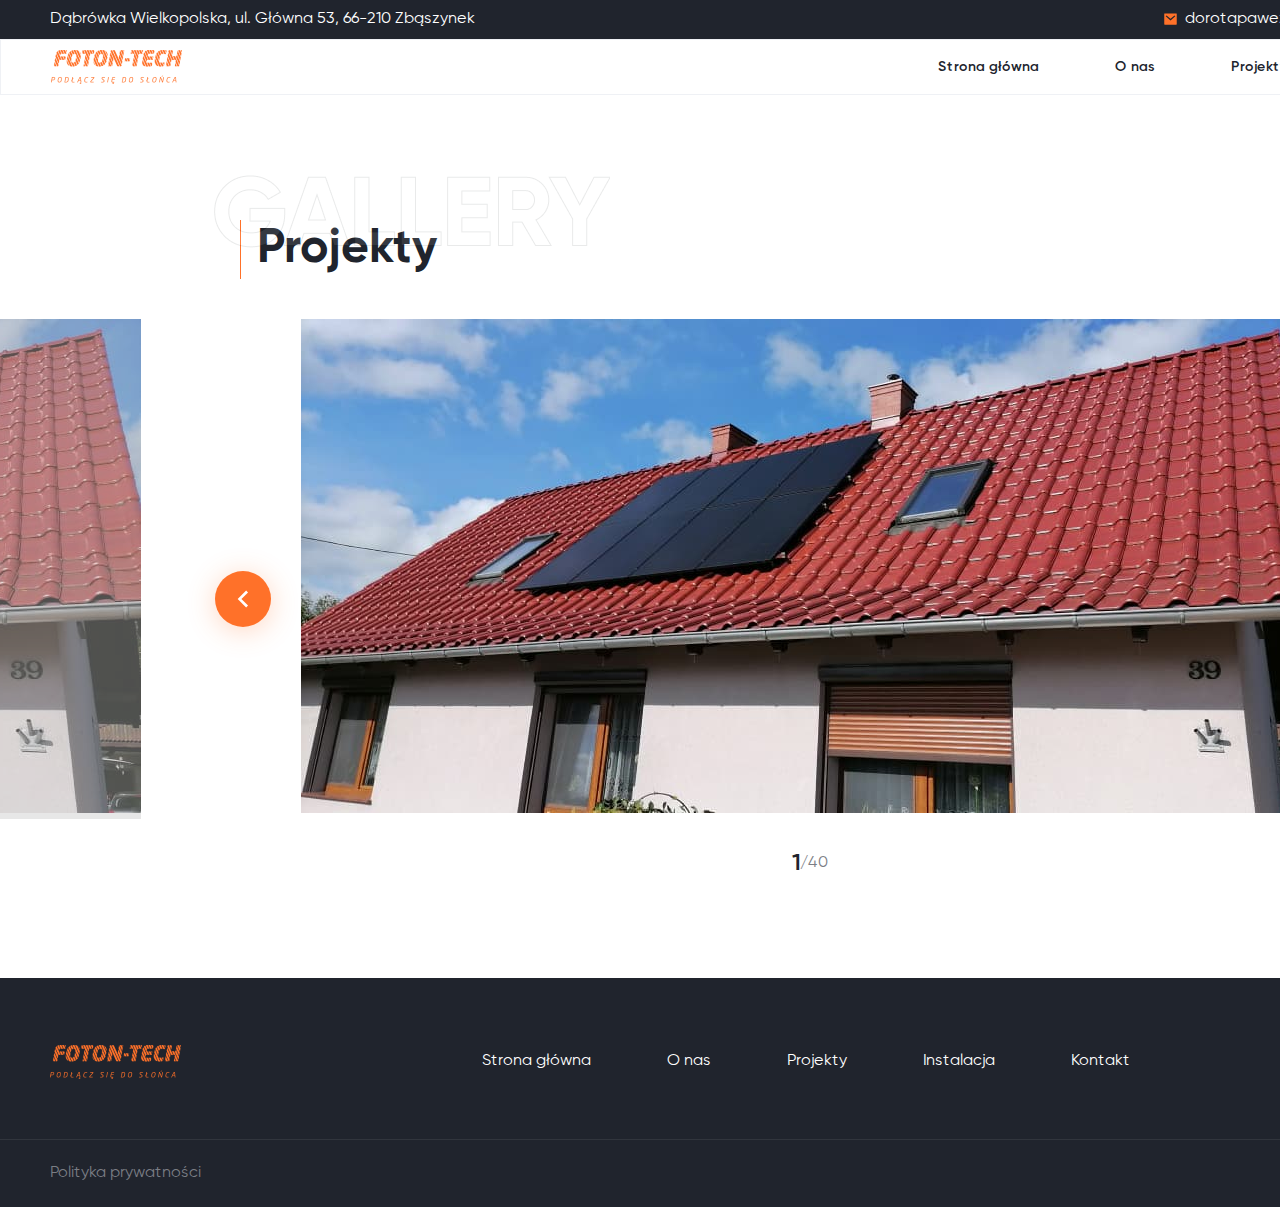
<file: projekty.html>
<!DOCTYPE html>
<html lang="en">
<head>
  <meta charset="UTF-8">
  <meta http-equiv="X-UA-Compatible" content="IE=edge">
	<link rel="shortcut icon" href="./img/icon/favicon.png" type="image/x-icon">
	<link rel="stylesheet" href="./fonts/Gilroy/Gilroy.css">
	<link rel="stylesheet" href="./css/style.css">
  <title>Projekty</title>
</head>
<body>
  <header class="header">
		<div class="header-inner">
			<a href="#" class="logo">
				<img src="./img/logo.png" alt="logo foton-tech" style="width: 131px; height: 34px;">
			</a>
			<nav class="nav header-nav">
				<ul class="nav-list">
					<li class="nav-item">
						<a href="./index.html" class="nav-link">
							Strona główna
						</a>
					</li>
					<li class="nav-item">
						<a href="./onas.html" class="nav-link">
							O nas
						</a>
					</li>
					<li class="nav-item">
						<a href="./projekty.html" class="nav-link">
							Projekty
						</a>
					</li>
					<li class="nav-item">
						<a href="./instalacja.html" class="nav-link">
							Instalacja
						</a>
					</li>
					<li class="nav-item">
						<a href="./kontakt.html" class="nav-link">
							Kontakt
						</a>
					</li>
				</ul>
			</nav>
		</div>
		<div class="header-contacts contacts">
			<address class="header-adress">
				Dąbrówka Wielkopolska, ul. Główna 53, 66-210 Zbąszynek
			</address>
			<div class="contacts-inner">
				<a href="mailto:dorotapawezka@gmail.com" class="contacts-item">dorotapawezka@gmail.com</a>
				<a href="tel:+48695716531" class="contacts-item">+48695716531</a>
			</div>
		</div>
	</header>
  <main>
    <section class="projects">
      <div class="container projects-inner">
				<h1 class="section-title projects-title">Projekty</h1>
				<div class="slider">
					<div class="slider-inner">
						<div class="slider-img">
							<img src="./img/house_with_panels3.jpg" alt="photo house with solar panels">
						</div>
						<div class="slider-img show">
							<img src="./img/house_with_panels3.jpg" alt="photo house with solar panels">
						</div>
						<div class="slider-img">
							<img src="./img/house_with_panels3.jpg" alt="photo house with solar panels">
						</div>
					</div>
					<span class="slider-counter">1<span>/40</span></span>
					<button class="btn-next">
						<svg width="32" height="32" viewBox="0 0 32 32" fill="none" xmlns="http://www.w3.org/2000/svg">
							<path d="M17.5628 16.0001L10.9628 22.6001L12.8482 24.4854L21.3335 16.0001L12.8482 7.51477L10.9628 9.4001L17.5628 16.0001Z" fill="white"/>
						</svg>
					</button>
					<button class="btn-prev">
						<svg width="32" height="32" viewBox="0 0 32 32" fill="none" xmlns="http://www.w3.org/2000/svg">
							<path d="M14.4374 16.0001L21.0374 22.6001L19.1521 24.4854L10.6667 16.0001L19.1521 7.51477L21.0374 9.4001L14.4374 16.0001Z" fill="white"/>
						</svg>
					</button>
				</div>
			</div>
    </section>
  </main>
	<footer class="footer">
		<div class="footer-inner">
			<a href="#" class="logo">
				<img src="./img/logo.png" alt="logo foton-tech" style="width: 131px; height: 34px;">
			</a>
			<nav class="nav footer-nav">
				<ul class="nav-list">
					<li class="nav-item">
						<a href="./index.html" class="nav-link">
							Strona główna
						</a>
					</li>
					<li class="nav-item">
						<a href="./onas.html" class="nav-link">
							O nas
						</a>
					</li>
					<li class="nav-item">
						<a href="./projekty.html" class="nav-link">
							Projekty
						</a>
					</li>
					<li class="nav-item">
						<a href="./instalacja.html" class="nav-link">
							Instalacja
						</a>
					</li>
					<li class="nav-item">
						<a href="./kontakt.html" class="nav-link">
							Kontakt
						</a>
					</li>
				</ul>
			</nav>
			<button class="btn footer-btn" data-showmodalid="call-back-me">Oddzwoń</button>
		</div>
		<div class="footer-copyright">
			<span>Polityka prywatności</span>
			<span>Ochrona danych osobowych</span>
		</div>
	</footer>

	<!-- Modal windows -->
	<div class="mask hiden"></div>

	<div class="modal calculate-the-cost hiden" id="calculate-the-cost">
		<button class="modal-close">
			<svg width="14" height="14" viewBox="0 0 14 14" xmlns="http://www.w3.org/2000/svg">
				<path d="M6.99999 5.58599L11.95 0.635986L13.364 2.04999L8.41399 6.99999L13.364 11.95L11.95 13.364L6.99999 8.41399L2.04999 13.364L0.635986 11.95L5.58599 6.99999L0.635986 2.04999L2.04999 0.635986L6.99999 5.58599Z"/>
			</svg>
		</button>
		<h2 class="modal-title section-title">Obliczyć koszt</h2>
		<p class="modal-text">Wprowadź swoje dane, aby obliczyć przybliżony koszt paneli słonecznych.</p>
		<form class="modal-form" action="#">
			<div class="scroll-wraper">
				<span class="scroll-desc">
					Roczne zużycie energii elektrycznej
					<div class="info">
						<svg class="info-icon" width="10" height="10" viewBox="0 0 10 10" xmlns="http://www.w3.org/2000/svg">
							<path d="M5 10C2.2385 10 0 7.7615 0 5C0 2.2385 2.2385 0 5 0C7.7615 0 10 2.2385 10 5C10 7.7615 7.7615 10 5 10ZM4.5 4.5V7.5H5.5V4.5H4.5ZM4.5 2.5V3.5H5.5V2.5H4.5Z"/>
						</svg>
						<div class="info-window">
							<p class="info-text">
								Istnieją trzy główne typy paneli słonecznych: monokrystaliczne krzemowe panele słoneczne, polikrystaliczne krzemowe panele słoneczne i cienkowarstwowe ogniwa słoneczne. Istnieją trzy główne typy paneli słonecznych: monokrystaliczne krzemowe panele.
							</p>
						</div>
					</div>
				</span>
				<span class="scroll-val">
					42 200 kWh
				</span>
				<div class="scroll">
					<div class="scroll-line">
						<button class="scroll-btn"></button>
					</div>
				</div>
			</div>
			<div class="select-wraper">
				<label for="select1" class="select-desc">
					Strona świata
				</label>
				<select name="" id="select1" class="select">
					<option value="Wybierz z listy">Wybierz z listy</option>
				</select>
			</div>
			<div class="select-wraper">
				<label for="select2" class="select-desc">
					Materiał dachu
				</label>
				<select name="" id="select2" class="select">
					<option value="Wybierz z listy">Wybierz z listy</option>
					<option value="Południowy">Południowy</option>
					<option value="Wschodni">Wschodni</option>
					<option value="Zachodni">Zachodni</option>
				</select>
			</div>
			<div class="tocenter">
				<button type="submit" class="btn btn--primary" data-showmodalid="your-questions">Obliczyć</button>
			</div>
		</form>
	</div>
	<div class="modal your-questions hiden" id="your-questions">
		<button class="modal-close">
			<svg width="14" height="14" viewBox="0 0 14 14" xmlns="http://www.w3.org/2000/svg">
				<path d="M6.99999 5.58599L11.95 0.635986L13.364 2.04999L8.41399 6.99999L13.364 11.95L11.95 13.364L6.99999 8.41399L2.04999 13.364L0.635986 11.95L5.58599 6.99999L0.635986 2.04999L2.04999 0.635986L6.99999 5.58599Z"/>
			</svg>
		</button>
		<div class="modal-header">
			<div class="modal-price">
				<span class="modal-price-desc">
					Przybliżony koszt:
				</span>
				<span class="modal-price-val">
					40 000 zł
				</span>
			</div>
			<button class="btn btn--secondary" data-showmodalid="gratitude">Przeliczyć</button>
		</div>
		<h2 class="modal-title section-title">Jakieś pytania?</h2>
		<p class="modal-text">Zostaw swoje dane, a nasz menedżer skontaktuje się z Tobą, aby odpowiedzieć na Twoje pytania</p>
		<form action="#" class="modal-form">
			<div class="input-wraper">
				<label for="input1" class="input-desc">Twoje imię</label>
				<input type="text" id="input-name" placeholder="Wprowadź swoje imię" class="input">
			</div>
			<div class="input-wraper">
				<label for="input2" class="input-desc">E-mail</label>
				<input type="text" id="input-email" placeholder="Wprowadź mail" class="input">
			</div>
			<div class="input-wraper">
				<label for="input3" class="input-desc">Telefon</label>
				<input type="text" id="input-phone" placeholder="Wprowadź telefon" class="input">
			</div>
			<div class="input-wraper">
				<button type="submit" class="btn btn--primary" data-showmodalid="gratitude">Wysłać prośbę</button>
			</div>
		</form>
	</div>
	<div class="modal gratitude hiden" id="gratitude">
		<button class="modal-close">
			<svg width="14" height="14" viewBox="0 0 14 14" xmlns="http://www.w3.org/2000/svg">
				<path d="M6.99999 5.58599L11.95 0.635986L13.364 2.04999L8.41399 6.99999L13.364 11.95L11.95 13.364L6.99999 8.41399L2.04999 13.364L0.635986 11.95L5.58599 6.99999L0.635986 2.04999L2.04999 0.635986L6.99999 5.58599Z"/>
			</svg>
		</button>
		<h2 class="modal-title section-title">Dziękuję za twoją prośbę</h2>
		<span class="modal-text">Nasz menedżer wkrótce się z Tobą skontaktuje</span>
		<div class="tocenter">
			<button class="btn btn--secondary">Ok</button>
		</div>
	</div>
	<div class="modal call-back-me hiden" id="call-back-me">
		<button class="modal-close">
			<svg width="14" height="14" viewBox="0 0 14 14" xmlns="http://www.w3.org/2000/svg">
				<path d="M6.99999 5.58599L11.95 0.635986L13.364 2.04999L8.41399 6.99999L13.364 11.95L11.95 13.364L6.99999 8.41399L2.04999 13.364L0.635986 11.95L5.58599 6.99999L0.635986 2.04999L2.04999 0.635986L6.99999 5.58599Z"/>
			</svg>
		</button>
		<h2 class="modal-title section-title">Oddzwoń</h2>
		<p class="modal-text">Zostaw swoje dane, a nasz menedżer skontaktuje się z Tobą, aby odpowiedzieć na Twoje pytania.</p>
		<form action="#" class="modal-form">
			<div class="input-wraper">
				<label for="input1" class="input-desc">Twoje imię</label>
				<input type="text" id="input-name-2" placeholder="Wprowadź swoje imię" class="input">
			</div>
			<div class="input-wraper">
				<label for="input3" class="input-desc">Telefon</label>
				<input type="text" id="input3" placeholder="Wprowadź telefon" class="input">
			</div>
			<button type="submit" class="btn btn--primary" data-showmodalid="gratitude">Zadzwoń</button>
		</form>
	</div>

	<!-- JS -->
	<script src="./js/main.js"></script>
</body>
</html>
</file>
<file: fonts/Gilroy/Gilroy.css>
@font-face {
    font-family: 'Gilroy';
    src: url('Gilroy-Regular.eot');
    src: local('Gilroy Regular'), local('Gilroy-Regular'),
        url('Gilroy-Regular.eot?#iefix') format('embedded-opentype'),
        url('Gilroy-Regular.woff2') format('woff2'),
        url('Gilroy-Regular.woff') format('woff'),
        url('Gilroy-Regular.ttf') format('truetype');
    font-weight: normal;
    font-style: normal;
}


@font-face {
    font-family: 'Gilroy';
    src: url('Gilroy-Bold.eot');
    src: local('Gilroy Bold'), local('Gilroy-Bold'),
        url('Gilroy-Bold.eot?#iefix') format('embedded-opentype'),
        url('Gilroy-Bold.woff2') format('woff2'),
        url('Gilroy-Bold.woff') format('woff'),
        url('Gilroy-Bold.ttf') format('truetype');
    font-weight: bold;
    font-style: normal;
}

@font-face {
    font-family: 'Gilroy';
    src: url('Gilroy-Semibold.eot');
    src: local('Gilroy Semibold'), local('Gilroy-Semibold'),
        url('Gilroy-Semibold.eot?#iefix') format('embedded-opentype'),
        url('Gilroy-Semibold.woff2') format('woff2'),
        url('Gilroy-Semibold.woff') format('woff'),
        url('Gilroy-Semibold.ttf') format('truetype');
    font-weight: 600;
    font-style: normal;
}

@font-face {
    font-family: 'Gilroy';
    src: url('Gilroy-Medium.eot');
    src: local('Gilroy Medium'), local('Gilroy-Medium'),
        url('Gilroy-Medium.eot?#iefix') format('embedded-opentype'),
        url('Gilroy-Medium.woff2') format('woff2'),
        url('Gilroy-Medium.woff') format('woff'),
        url('Gilroy-Medium.ttf') format('truetype');
    font-weight: 500;
    font-style: normal;
}
</file>
<file: css/style.css>
html {
  font-family: 'Gilroy';
  font-size: 16px;
  font-weight: 400;
  color: #20242D;
  min-width: 1620px;
  max-width: 1920px;
}

body {
  margin: 0;
  padding: 0;
  overflow-x: hidden;
}

h1, h2, h3, h4, h5, h6 {
  font: inherit;
  color: inherit;
  margin: 0;
  padding: 0;
}

a {
  margin: 0;
  padding: 0;
  font: inherit;
  color: inherit;
  text-decoration: inherit;
}

p {
  line-height: 24px;
}

ul {
  margin: 0;
  padding: 0;
  font: inherit;
}

li {
  margin: 0;
  padding: 0;
  list-style: none;
  font: inherit;
}

hr {
  color: #E0E0E0;
  size: 1px;

}

button, select {
  margin: 0;
  padding: 0;
  outline: none;
  border: none;
  background: 0;
  font: inherit;
  cursor: pointer;
}

address {
  font: inherit;
}

.container {
  width: 100%;
  max-width: 1140px;
  margin: 0 auto;
}

.hiden {
  position: absolute;

  width: 1px;
  height: 1px;
  margin: -1px;
  border: 0;
  padding: 0;

  overflow: hidden;
  clip: rect(0 0 0 0);
}

.noscroll {
  overflow: hidden;
}

.tocenter {
  width: 100%;
  display: flex;
  justify-content: center;
  align-items: center;
}

.main-title {
  font-size: 92px;
  font-weight: 700;
}

.section-title {
  font-size: 48px;
  font-weight: 700;
  padding-left: 16px;
  border-left: solid 1px #FF7129;
}

/* Button */
.btn {
  display: block;
  padding: 16px 47px;
  font-size: 14px;
  font-weight: 700;
  color: #fff;
  box-shadow: 0px 4px 28px rgba(255, 113, 41, 0.29);
  transition: background-color 0.2s linear;
  min-width: 185px;
}

.footer-btn {
  padding: 16px 62px;
  border: 1px solid #FF7129;
  box-shadow: none;
  font-weight: 700;
  /* What is it? */
  filter: drop-shadow(0px 4px 28px rgba(255, 113, 41, 0.67));
}

.footer-btn:hover {
  background-color: #fff;
  opacity: 0.9;
  color: #20242D;
}

.btn--primary {
  background-color: #FF7129;
  font-weight: 700;
}

.btn--primary:hover {
  background-color: #D35E22;
}

.btn--secondary {
  background-color: #fff;
  color: #FF7129;
  font-weight: 700;
}

.btn--secondary:hover {
  background-color: #20242D;
  color: #fff;
}

.btn-prev, .btn-next {
  position: absolute;
  top: 50%;
  transform: translateY(-50%);
  display: flex;
  align-items: center;
  justify-content: center;
  width: 56px;
  height: 56px;
  background: #FF7129;
  box-shadow: 0px 4px 28px rgba(255, 113, 41, 0.29);
  border-radius: 50%;
}

.btn-prev {
  left: -25px;
}

.btn-next {
  right: -25px;
}

.btn-prev svg, .btn-next svg {
  width: 32px;
  height: 32px;
}

/* List */

.list {
  margin-top: 24px;
}

.list-item {
  position: relative;
  padding: 8px 60px;
  background-color: #F2F2F2;
  margin-bottom: 16px;
  font-weight: 500;
}

.list-item::before {
  content: "";
  position: absolute;
  left: 20px;
  top: 50%;
  transform: translateY(-50%);
  width: 16px;
  height: 16px;
  background-image: url("../img/icon/arrow.svg");
  background-position: center;
  background-repeat: no-repeat;
}

/* Logo */
.logo img {
  display: block;
}

/* Nav */
.nav-list {
  display: flex;
  align-items: center;
}

.nav-item {
  display: inline;
  margin-left: 56px;
}

.nav-item:hover {
  color: #FF7129;
}

.nav-link {
  padding: 10px;
}

.header-inner {
  border: 1px solid #EFF1F5;
}

.header-inner, .footer-inner {
  display: flex;
  justify-content: space-between;
  align-items: center;
  padding: 10px 50px;
}

.header-nav {
  font-size: 14px;
  font-weight: 600;
}

.header-nav .nav-item {
  position: relative;
}

.header-nav .nav-item:hover {
  transition: all 0.3s ease-in;
}

.header-nav .nav-item:before, .header-nav .nav-item:after {
  content: "";
  opacity: 0;
  position: absolute;
  top: 45%;
  transform: translateY(-50%);
  display: block;
  width: 10px;
  height: 1px;
  background-color: #FF7129;
  transition: all 0.3s ease-in;
}

.header-nav .nav-item:before {
  left: -20px;
}

.header-nav .nav-item::after {
  right: -16px;
}

.header-nav .nav-item:hover.nav-item:before,
.header-nav .nav-item:hover.nav-item:after {
  opacity: 1;
}

.footer-nav {
  color: #fff;
}

/* Contacts block */
.contacts {
  display: flex;
  justify-content: space-between;
  padding: 10px 50px;
}

.contacts-item {
  position: relative;
  padding-left: 22px;
  margin-left: 56px;
}

.contacts-item:nth-child(1):before {
  content: "";
  position: absolute;
  left: 0;
  top: 50%;
  transform: translateY(-50%);
  display: block;
  width: 15px;
  height: 15px;
  background-image: url("../img/icon/envelope.svg");
  background-position: center;
  background-size: cover;
}

.contacts-item:nth-child(2):before {
  content: "";
  position: absolute;
  left: 0;
  top: 50%;
  transform: translateY(-50%);
  display: block;
  width: 15px;
  height: 15px;
  background-image: url("../img/icon/phone.svg");
  background-position: center;
  background-size: cover;
}

/* Header */
.header {
  display: flex;
  flex-direction: column;
}

.header-contacts {
  background-color: #20242D;
  color: #fff;
  order: -1;
}

/* Sections */
.intro {
  position: relative;
  padding: 270px 0 290px 0;
  color: #fff;
  filter: drop-shadow(0px 4px 4px rgba(0, 0, 0, 0.25));
  z-index: 3;
}

.intro:before {
  content: "";
  position: absolute;
  top: 0;
  left: 0;
  display: block;
  width: 100%;
  height: 100%;
  background-image: url("../img/bg1.jpg");
  background-size: cover;
  background-repeat: no-repeat;
  background-position: center;
  z-index: -1;
}

.intro:after {
  content: "";
  position: absolute;
  top: 0;
  left: 0;
  display: block;
  width: 100%;
  height: 100%;
  background-color: rgba(32, 36, 45, 0.3);
  background-image: radial-gradient(50% 179.69% at 50% 50%, rgba(32, 36, 45, 0) 0%, #20242D 100%);
  opacity: 0.9;
  mix-blend-mode: multiply;
  z-index: -1;
}

.intro-inner {
  text-align: center;
}

.intro-inner:before {
  content: "";
  position: absolute;
  bottom: 138px;
  left: 50%;
  transform: translateX(-50%);
  display: block;
  width: 46px;
  height: 46px;
  background-image: url("../img/icon/scroll.svg");
  background-position: center;
  background-size: cover;
  background-repeat: no-repeat;
}

.intro-title {
  position: relative;
  margin-bottom: 16px;
}

.intro-title:before {
  content: "";
  position: absolute;
  top: -110px;
  left: -180px;
  display: block;
  width: 380px;
  height: 145px;
  background-image: url("../img/text-solar.png");
  background-repeat: no-repeat;
  background-position: center;
  z-index: 1;
}

.intro-title:after {
  content: "";
  position: absolute;
  bottom: -190px;
  right: -190px;
  display: block;
  width: 444px;
  height: 145px;
  background-image: url("../img/text-energy.png");
  background-repeat: no-repeat;
  background-position: center;
  z-index: 1;
}

.intro-text {
  margin-bottom: 60px;
}

.about {
  padding: 200px 200px 100px;
  position: relative;
  color: #fff;
  filter: drop-shadow(0px 4px 4px rgba(0, 0, 0, 0.25));
  z-index: 3;
}

.about:before {
  content: "";
  position: absolute;
  top: 0;
  left: 0;
  display: block;
  width: 100%;
  height: 100%;
  background-image: url("../img/bg2.jpg");
  background-size: cover;
  background-repeat: no-repeat;
  background-position: center;
  z-index: -1;
}

.about:after {
  content: "";
  position: absolute;
  top: 0;
  left: 0;
  display: block;
  width: 100%;
  height: 100%;
  background-color: rgba(32, 36, 45, 0.3);
  background-image: radial-gradient(50% 179.69% at 50% 50%, rgba(32, 36, 45, 0) 0%, #20242D 100%);
  opacity: 0.9;
  mix-blend-mode: multiply;
  z-index: -1;
}

.about-title {
  position: relative;
}

.about-title::before {
  content: "";
  position: absolute;
  top: -68px;
  left: -44px;
  display: block;
  width: 320px;
  height: 120px;
  background-image: url("../img/text-about.png");
  background-repeat: no-repeat;
  background-position: center;
  z-index: 1;
}

/* Desc */
.desc-inner {
  position: relative;
  display: flex;
  justify-content: space-between;
  padding-top: 132px;
  padding-bottom: 115px;
  justify-content: center;
  /* border-left: solid 1px #7b7e8515;
  border-right: solid 1px #7b7e8515; */
}

.desc-inner--about {
  position: relative;
  padding-top: 80px;
  padding-bottom: 180px;
}

/* .desc-inner--about::after {
  content: "";
  position: absolute;
  left: 50%;
  top: 0;
  height: 100%;
  width: 1px;
  border-left: solid 1px #7b7e8515;
} */

.desc-inner:before {
  content: "";
  position: absolute;
  top: 100px;
  left: -300px;
  display: block;
  width: 535px;
  height: 606px;
  background-image: url("../img/drawing.png");
  background-position: center;
  background-repeat: no-repeat;
  z-index: -1;
}

.desc-content {
  width: 50%;
  padding-top: 69px;
}

.desc-inner--about .desc-content {
  margin-right: 64px;
}

.desc-photo {
  margin-right: 64px;
}

.desc-title {
  position: relative;
}

.desc-title:before {
  content: "";
  position: absolute;
  top: -69px;
  left: -28px;
  display: block;
  width: 217px;
  height: 116px;
  background-image: url("../img/text-info.png");
  background-position: center;
  background-repeat: no-repeat;
}

/* Projects */
.projects {
  padding-top: 125px;
  padding-bottom: 100px;
}

.projects-inner {
  background-color: #fff;
}

.projects-title {
  position: relative;
  margin-bottom: 40px;
}

.projects-title::before {
  content: "";
  position: absolute;
  top: -68px;
  left: -30px;
  display: block;
  width: 400px;
  height: 120px;
  background-image: url("../img/text-gallery.png");
  background-repeat: no-repeat;
  background-position: center;
}

.slider {
  position: relative;
}

.slider-inner {
  display: flex;
  justify-content: center;
}

.slider-img {
  display: block;
  position: relative;
  height: 100%;
  width: 100%;
  margin: 0 80px;
  background-color: #fff;
}

.slider-img::before {
  content: "";
  position: absolute;
  top: 0;
  left: 0;
  width: 100%;
  height: 100%;
  background-color: #C4C4C4;
  opacity: 0.4;
}

.show.slider-img::before {
  background: transparent;
}

.slider-counter {
  display: flex;
  align-items: center;
  justify-content: center;
  text-align: center;
  width: 100%;
  margin-top: 30px;
  font-weight: 600;
  font-size: 24px;
}

.slider-counter span {
  display: inline;
  font-size: 16px;
  font-weight: 400;
  color: #7B7E85;
}

/* Installation */
.installation {
  position: relative;
  padding: 162px 0;
}

.installation:before {
  content: "";
  position: absolute;
  top: 0;
  left: 0;
  display: block;
  width: 100%;
  height: 100%;
  background-image: url("../img/bg3.jpg");
  background-size: cover;
  background-repeat: no-repeat;
  background-position: center;
  z-index: -1;
}

.installation:after {
  content: "";
  position: absolute;
  top: 0;
  left: 0;
  display: block;
  width: 100%;
  height: 100%;
  background-color: rgba(32, 36, 45, 0.3);
  background-image: radial-gradient(50% 179.69% at 50% 50%, rgba(32, 36, 45, 0) 0%, #20242D 100%);
  opacity: 0.9;
  mix-blend-mode: multiply;
  z-index: -1;
}

.installation-title {
  width: 100%;
  max-width: 700px;
  font-size: 72px;
  margin: 0 auto;
  border: none;
  padding: 0;
  color: #fff;
}

.installation-title::before {
  content: "";
  position: absolute;
  top: 0px;
  left: -17px;
  display: block;
  width: 590px;
  height: 120px;
  background-image: url("../img/text-foton-tech.png");
  background-repeat: no-repeat;
  background-position: center;
}

.installation-title::after {
  content: "";
  position: absolute;
  right: -20px;
  bottom: -28px;
  display: block;
  width: 550px;
  height: 120px;
  background-image: url("../img/text-instalacja.png");
  background-repeat: no-repeat;
  background-position: center;
}

.installation-content {
  width: 100%;
  max-width: 700px;
  padding: 120px 0;
}

.item-title {
  font-size: 36px;
  margin-bottom: 32px;
}

.item-subtitle {
  font-weight: 600;
  line-height: 24px;
}

.installation-item {
  margin-bottom: 64px;
}

.installation-text {
  margin: 24px 0;
}

.installation-text:last-child {
  margin-bottom: 0;
}

.installation-img {
  display: flex;
  justify-content: space-between;
}

.hint, .hint:last-child {
  background-color: #F5F5F5;
  padding: 16px 24px;
  font-size: 20px;
  line-height: 30px;
  margin-bottom: 32px;
}

.hint span {
  font-weight: 600;
  color: #FF7129;
}

.hint--block, .hint--block:last-child {
  font-size: 16px;
  padding: 32px 24px;
}

/* Contact-us */
.contact-us {
  position: relative;
  padding-top: 125px;
  padding-bottom: 170px;
}

.contact-us-title {
  position: relative;
  margin-bottom: 180px;
}

.contact-us-title::before {
  content: "";
  position: absolute;
  left: -80px;
  bottom: 5px;
  display: block;
  width: 590px;
  height: 120px;
  background-image: url("../img/text-contacts.png");
  background-repeat: no-repeat;
  background-position: center;
  z-index: -1;
}

.contact-us-item {
  margin-bottom: 54px;
}

.contact-us-desc {
  display: block;
  color: #7B7E85;
  margin-bottom: 12px;
}

.contact-us-val {
  position: relative;
  display: block;
  padding-left: 26px;
}

.contact-us-val.phone {
  font-weight: 600;
}

.contact-us-val.address::before,
.contact-us-val.email::before,
.contact-us-val.phone::before {
  content: "";
  position: absolute;
  left: 0px;
  top: 45%;
  transform: translateY(-50%);
  width: 15px;
  height: 15px;
  background-position: center;
  background-repeat: no-repeat;
}

.contact-us-val.address::before {
  background-image: url("../img/icon/map.svg");
}

.contact-us-val.email::before {
  background-image: url("../img/icon/envelope.svg");
}

.contact-us-val.phone::before {
  background-image: url("../img/icon/phone.svg");
}

.map {
  position: absolute;
  width: 800px;
  height: 600px;
  right: 0;
  bottom: 0;
}

/* Footer */
.footer {
  background-color: #20242D;
}

.footer-inner {
  display: flex;
  justify-content: space-between;
  padding-top: 58px;
  padding-bottom: 52px;
  border-bottom: solid 1px #7B7E8530;
}

.footer-copyright {
  padding: 24px 50px;
  color: #7B7E85;
  display: flex;
  justify-content: space-between;
}

/* Modal */
.mask {
  position: fixed;
  top: 0;
  left: 0;
  width: 100%;
  height: 100%;
  background-color: #20242D;
  opacity: 0.9;
  z-index: 3;
}

.modal {
  position: fixed;
  top: 50%;
  left: 50%;
  width: 100%;
  max-width: 800px;
  transform: translate(-50%, -50%);
  box-sizing: border-box;
  padding: 97px 58px 72px;
  background-color: #fff;
  z-index: 4;
}

.calculate-the-cost::before {
  content: "";
  position: absolute;
  top: 28px;
  left: 32px;
  width: 600px;
  height: 120px;
  background-image: url("../img/text-calculator.png");
  background-repeat: no-repeat;
  background-position: center;
  z-index: -1;
}

.your-questions .modal-title {
  margin-top: 200px;
}

.gratitude {
  background-color: #FF7129;
  color: #fff;
  text-align: center;
  padding-top: 190px;
}

.gratitude::before {
  content: "";
  position: absolute;
  top: 90px;
  left: 50%;
  transform: translateX(-50%);
  width: 80px;
  height: 60px;
  background-image: url("../img/icon/check.svg");
  background-repeat: no-repeat;
  background-position: center;
}

.call-back-me .btn {
  margin-top: 20px;
}

.call-back-me::before {
  content: "";
  position: absolute;
  top: 28px;
  left: 32px;
  width: 475px;
  height: 120px;
  background-image: url("../img/text-callback.png");
  background-repeat: no-repeat;
  background-position: center;
  z-index: -1;
}

.modal-close {
  position: absolute;
  top: 20px;
  right: 20px;
  width: 13px;
  height: 13px;
  box-sizing: content-box;
  padding: 7px;
  border-radius: 50%;
  z-index: 10;
}

.modal-close:hover svg {
  fill: #FF7129;
}

.modal-close:active {
  background-color: #FF7129;
}

.modal-close:active svg {
  fill: #fff;
}

.modal-close svg {
  fill: #20242D;
}

.your-questions .modal-close svg,
.gratitude .modal-close svg {
  fill: #fff;
}

.your-questions .modal-close:hover svg,
.gratitude .modal-close:hover svg {
  fill: #20242D;
}

.your-questions .modal-close:active,
.gratitude .modal-close:active {
  background-color: #fff;
}

.modal-header {
  position: absolute;
  top: 0;
  left: 0;
  width: 100%;
  box-sizing: border-box;
  padding: 72px 58px;
  background-color: #FF7129;
  color: #fff;
  display: flex;
  justify-content: space-between;
  align-items: center;
}

.modal-price {
  display: flex;
  flex-direction: column;
}

.modal-price-val {
  font-size: 48px;
  font-weight: 700;
}

.modal-title {
  margin-bottom: 19px;
}

.modal-text {
  display: block;
  margin-bottom: 56px;
}

.modal-form {
  display: flex;
  justify-content: space-between;
  flex-wrap: wrap;
}

.input-wraper {
  position: relative;
  width: 48%;
  margin-bottom: 24px;
}

.input-desc {
  display: block;
  margin-bottom: 12px;
  color: #7B7E85;
  font-weight: 500;
}

.input-wraper .btn {
  position: absolute;
  right: 0;
  bottom: 0;
}

.input {
  width: 100%;
  padding: 16px 24px;
  box-sizing: border-box;
  border: 1px solid #E0E0E0;
}

.scroll-wraper {
  display: flex;
  justify-content: space-between;
  flex-wrap: wrap;
  width: 100%;
}

.scroll-desc {
  position: relative;
  margin-bottom: 34px;
  padding-right: 22px;
}

.info {
  position: absolute;
  width: 15px;
  top: 0;
  bottom: 0;
  right: -5px;
}

.info-icon {
  position: absolute;
  bottom: 2px;
  width: 14px;
  height: 14px;
  fill: #BDBDBD;
}

.info-window {
  display: none;
  position: absolute;
  bottom: 25px;
  left: -11px;
  padding: 16px;
  width: 410px;
  background-color: #fff;
  box-shadow: 0px 2px 14px rgba(0, 0, 0, 0.11);
}

.info:hover .info-window {
  display: block;
}

.info-window::before {
  content: "";
  position: absolute;
  bottom: -8px;
  left: 11px;
  width: 13px;
  height: 8px;
  background-image: url("../img/icon/tringle.svg");
  background-repeat: no-repeat;
}

.info-text {
  color: #7B7E85;
  font-size: 12px;
}

.scroll-val {
  width: 49%;
  text-align: right;
  font-weight: 600;
}

.scroll {
  width: 100%;
}

.scroll-line {
  position: relative;
  width: 100%;
  height: 6px;
  background-color: #F2F2F2;
  margin-bottom: 40px;
  border-radius: 10px;
}

.scroll-line::before {
  content: "";
  position: absolute;
  top: 0;
  left: 0;
  width: 30%;
  height: 6px;
  background: linear-gradient(90deg, #5CD35A 0%, #FF8D24 50%, #F01717 100.73%);
  border-radius: 5px;
}

.scroll-btn {
  position: absolute;
  box-sizing: border-box;
  top: 50%;
  left: 0;
  transform: translate(-50%, -50%);
  width: 24px;
  height: 24px;
  background-color: #fff;
  border: 8px solid #FF7129;
  border-radius: 50%;
  box-shadow: 0px 4px 17px rgba(255, 113, 41, 0.29);
}

.select-desc {
  display: block;
  margin-bottom: 12px;
  color: #7B7E85;
}

.select-wraper {
  position: relative;
  width: 47%;
  margin-bottom: 56px;
}


.select-wraper::before {
  content: "";
  position: absolute;
  right: 24px;
  bottom: 26px;
  transform: translateY(50%);
  width: 12px;
  height: 6px;
  background-image: url("../img/icon/select-arrow.svg");
  background-color: #2020;
}

.select {
  padding: 16px 24px;
  border: 1px solid #E0E0E0;
  width: 100%;
  appearance: none;
  font-weight: 500;
  color: #7B7E85
}
</file>
